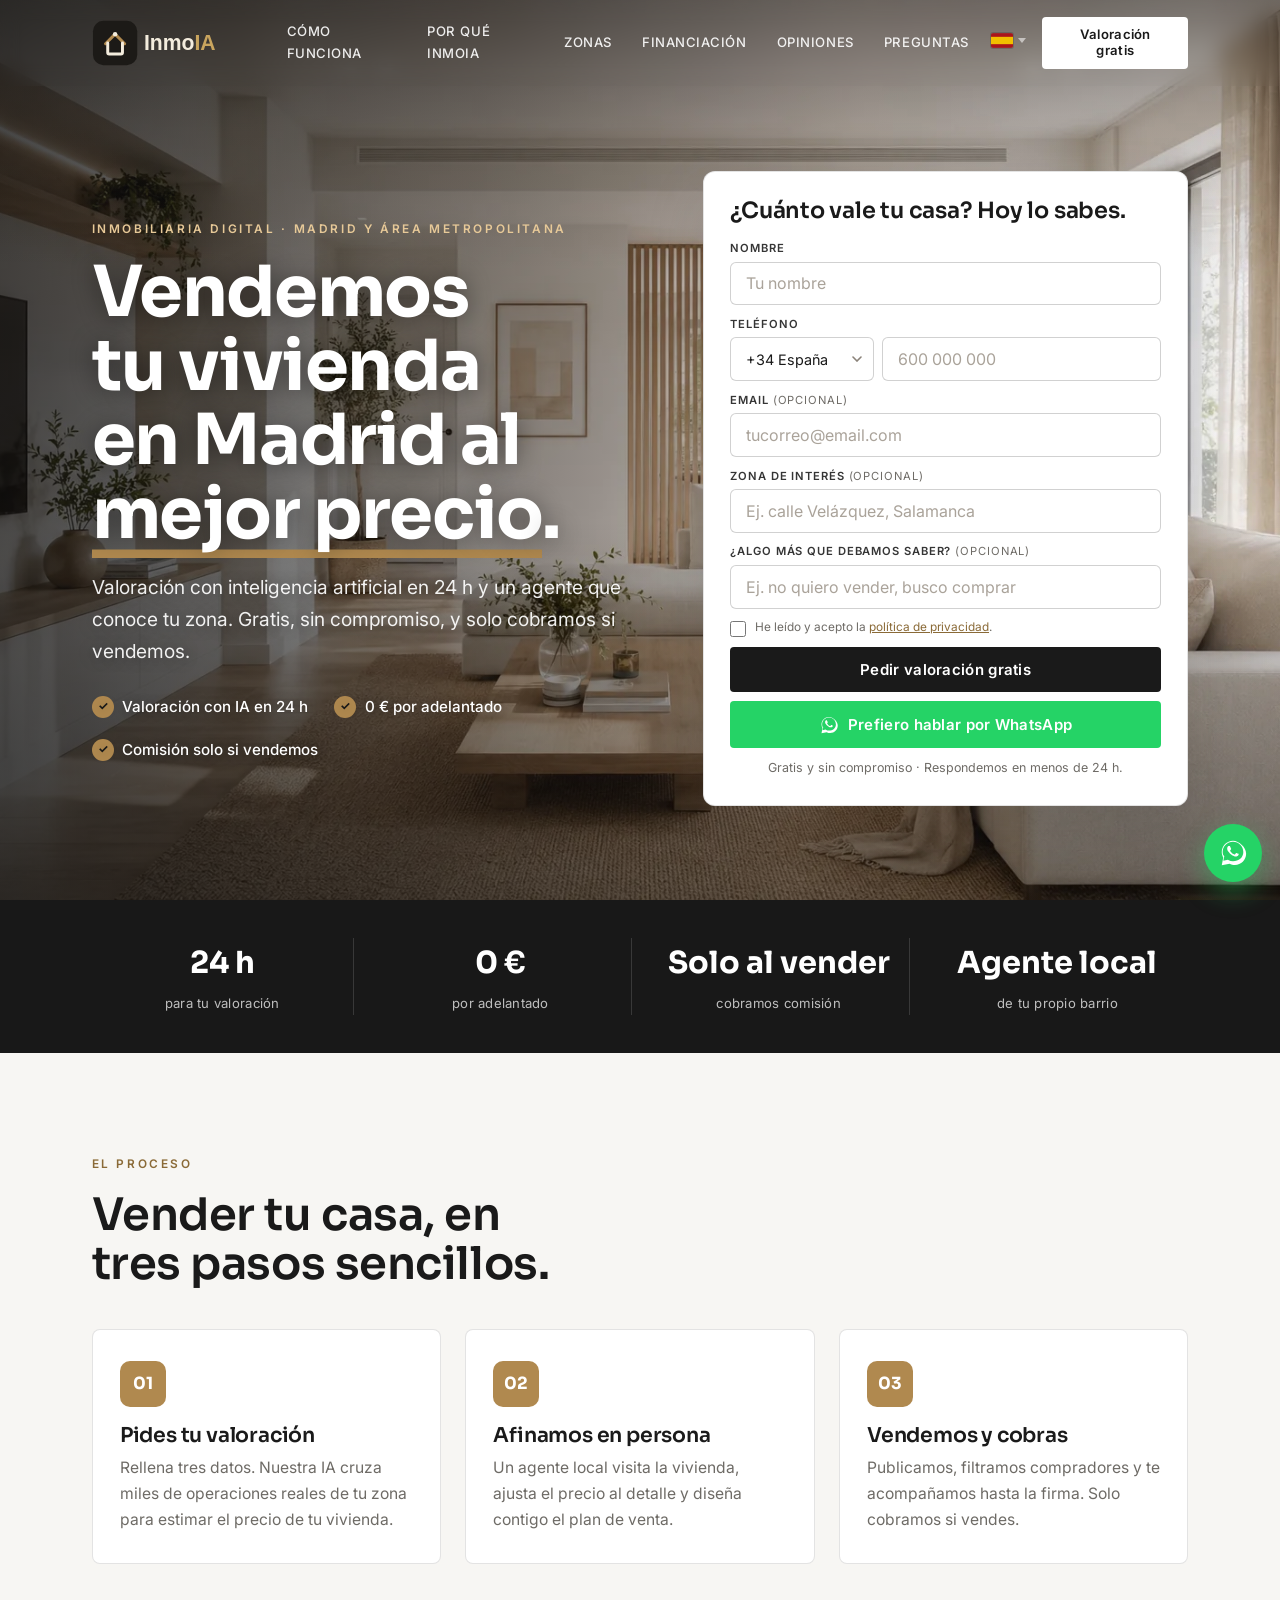
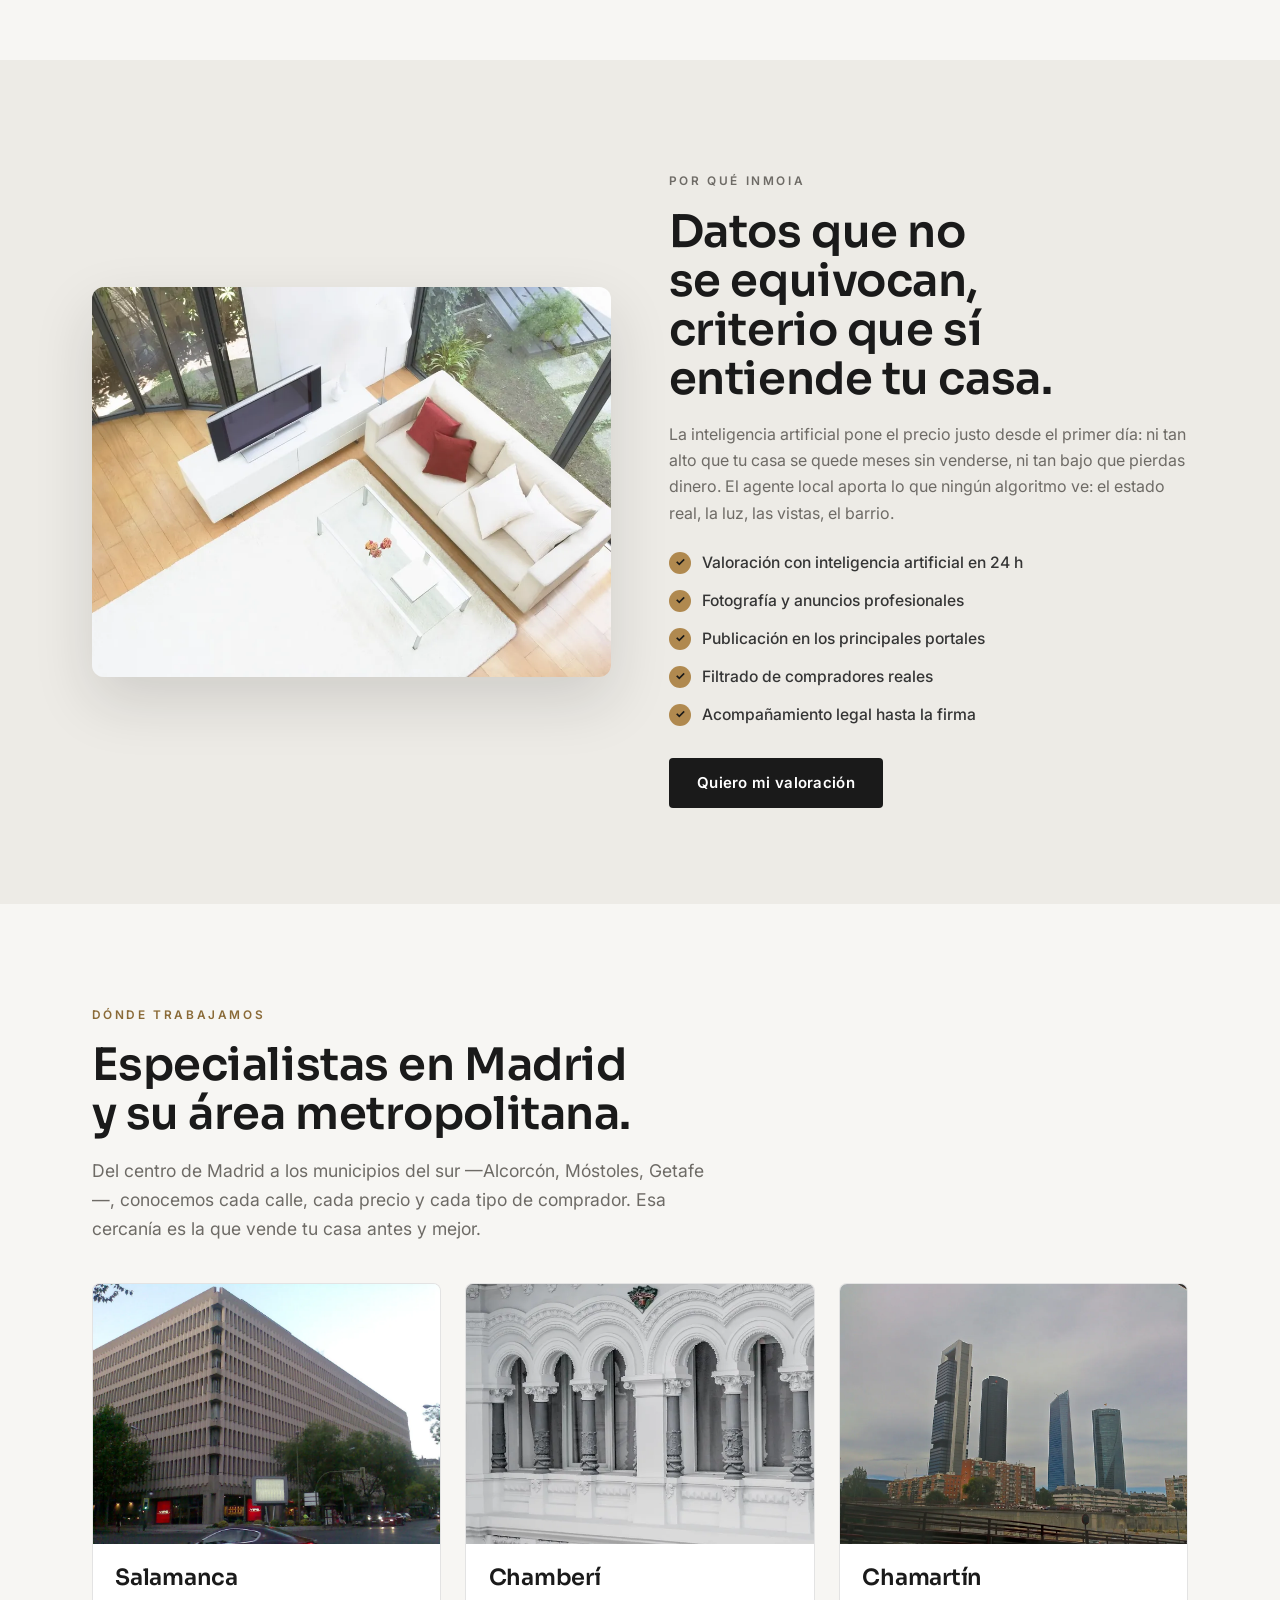
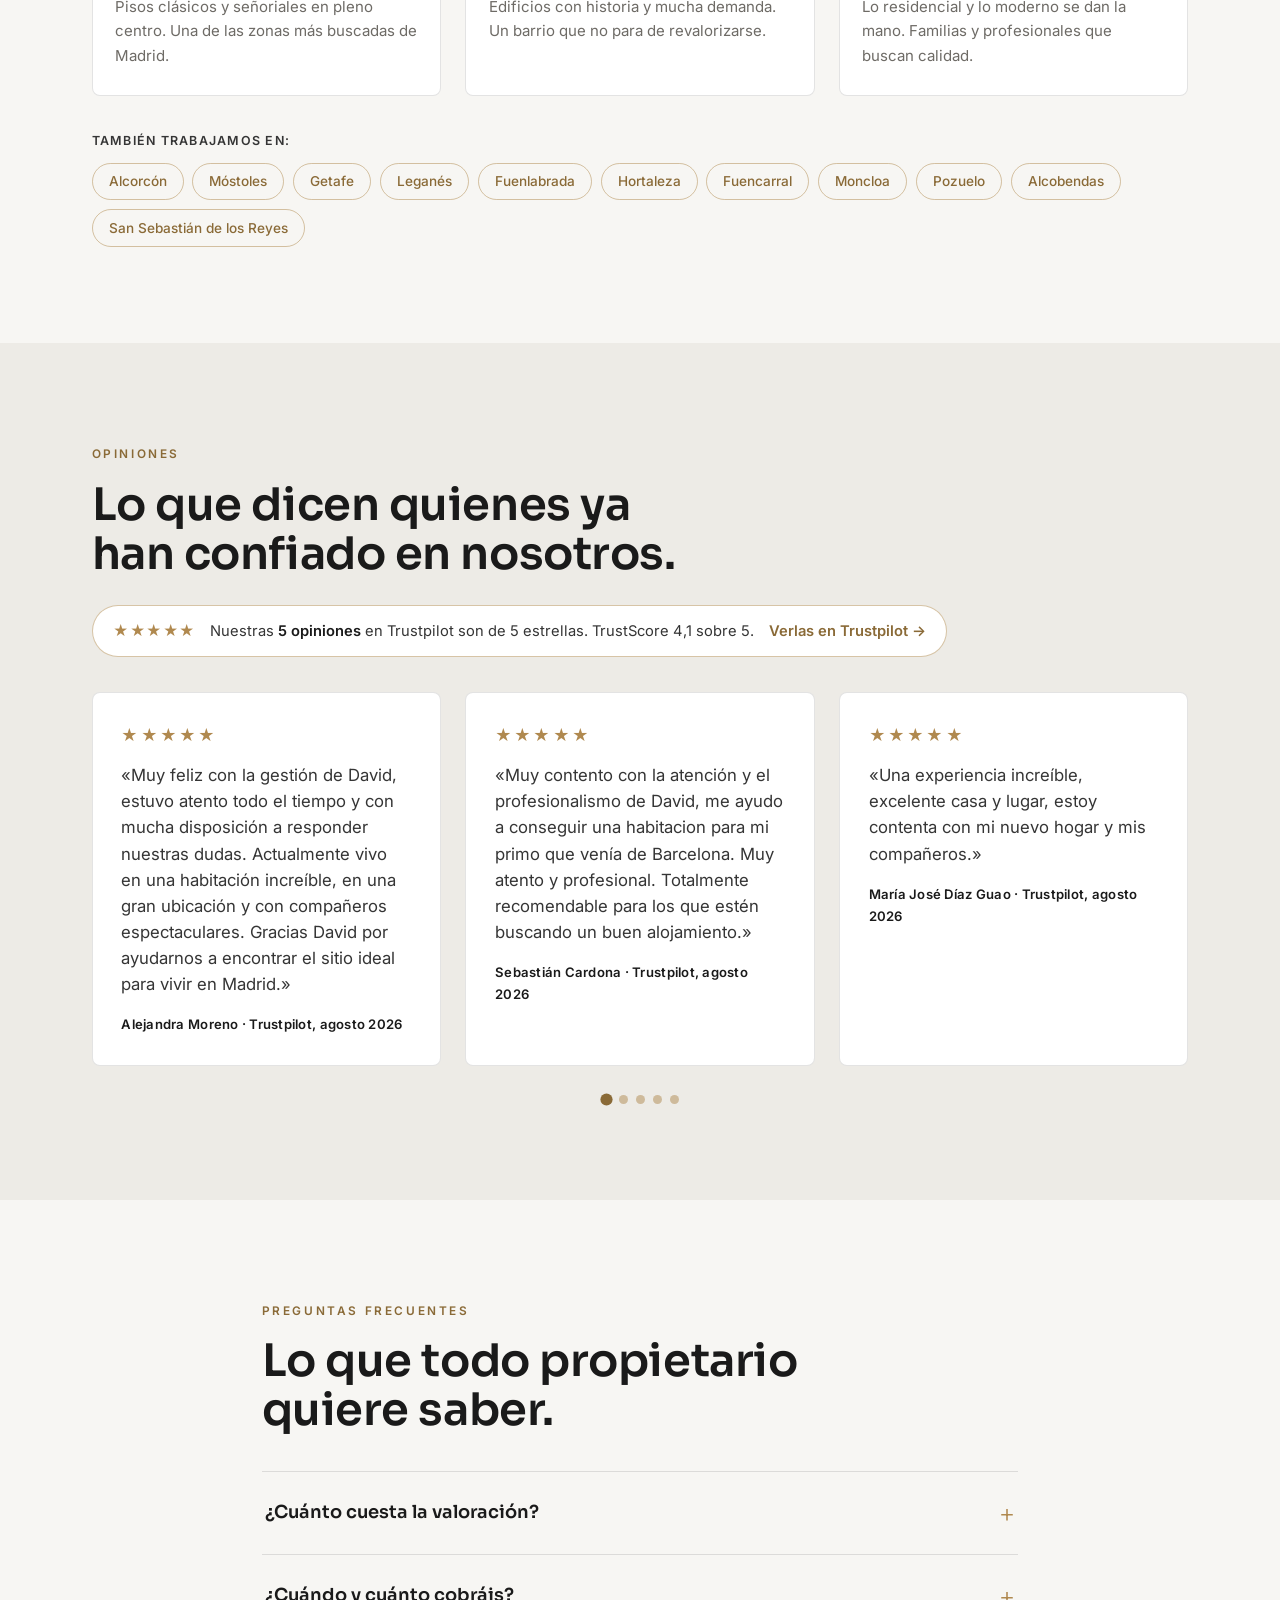
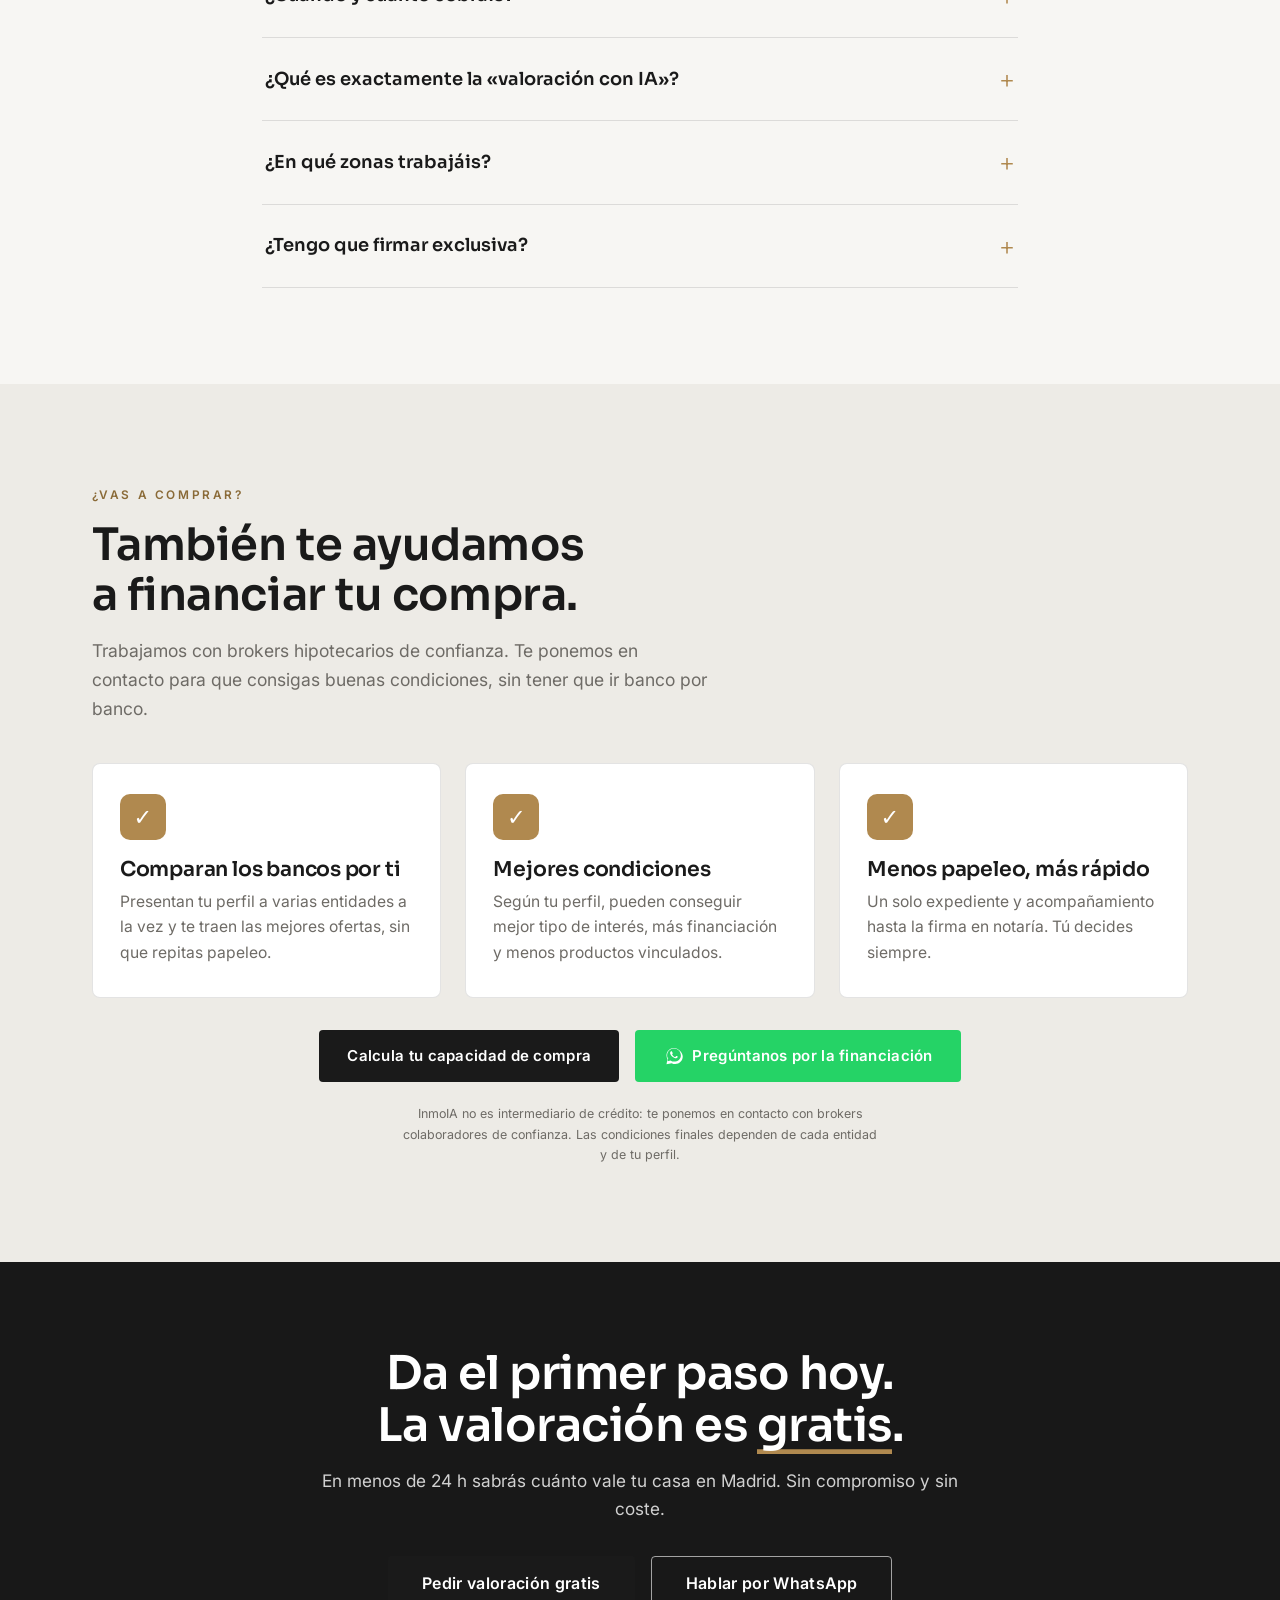
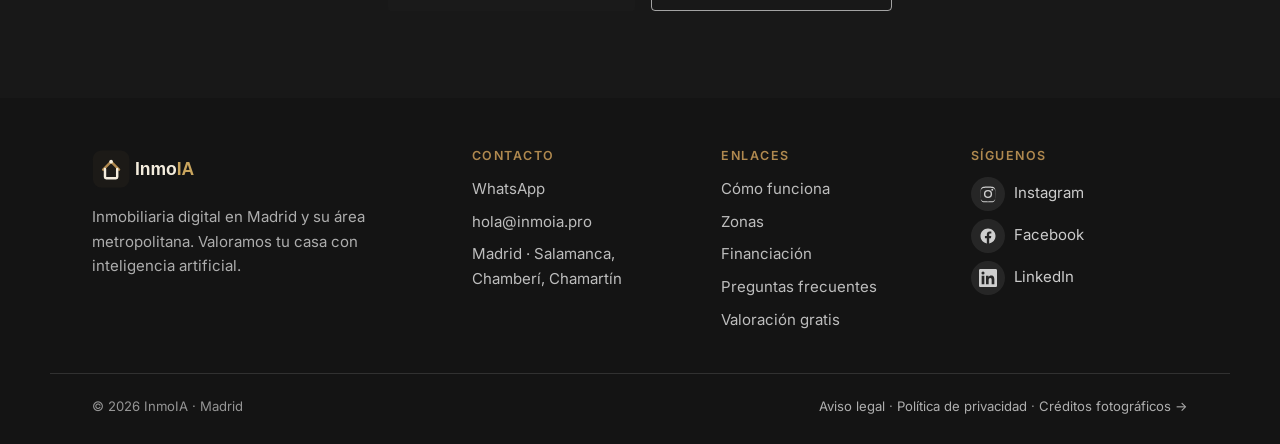
<file: index.html>
<!doctype html>
<html lang="es">
<head>
  <meta charset="utf-8" />
  <meta name="viewport" content="width=device-width, initial-scale=1" />
  <title>InmoIA · Vende tu casa en Madrid con valoración por IA en 24 h</title>
  <meta name="description" content="Inmobiliaria digital en Madrid y su área metropolitana: Salamanca, Chamberí, Chamartín, Hortaleza, Fuencarral, Moncloa, Pozuelo, Alcorcón, Móstoles y Getafe. Valoración de tu vivienda con IA en 24 h, gratis. Solo cobramos si vendemos." />
  <meta name="theme-color" content="#181818" />
  <link rel="canonical" href="https://www.inmoia.pro/" />

  <meta property="og:type" content="website" />
  <meta property="og:title" content="InmoIA · Vende tu casa en Madrid con valoración por IA en 24 h" />
  <meta property="og:description" content="Valoración de tu vivienda con inteligencia artificial en 24 h, gratis. Madrid y su área metropolitana: Salamanca, Chamberí, Chamartín." />
  <meta property="og:locale" content="es_ES" />
  <meta property="og:locale:alternate" content="en_US" />
  <meta property="og:locale:alternate" content="zh_CN" />
  <meta property="og:image" content="assets/img/hero-interior.webp" />

  <link rel="icon" type="image/svg+xml" href="assets/logos/inmoia-icon.svg?v=2" />
  <link rel="preconnect" href="https://fonts.googleapis.com" />
  <link rel="preconnect" href="https://fonts.gstatic.com" crossorigin />
  <link href="https://fonts.googleapis.com/css2?family=Sora:wght@400;500;600;700&family=Inter:wght@400;500;600&display=swap" rel="stylesheet" />

  <link rel="preload" as="image" href="assets/img/hero-interior.webp?v=2" fetchpriority="high" />
  <link rel="stylesheet" href="styles.css?v=20260814" />

  <script type="application/ld+json">
  {
    "@context": "https://schema.org",
    "@type": "RealEstateAgent",
    "name": "InmoIA",
    "description": "Inmobiliaria digital en Madrid y su área metropolitana. Valoración de viviendas con inteligencia artificial en 24 horas.",
    "areaServed": ["Barrio de Salamanca, Madrid", "Chamberí, Madrid", "Chamartín, Madrid", "Hortaleza, Madrid", "Fuencarral, Madrid", "Moncloa, Madrid", "Pozuelo de Alarcón", "La Moraleja", "Alcobendas", "San Sebastián de los Reyes"],
    "address": { "@type": "PostalAddress", "addressLocality": "Madrid", "addressRegion": "Madrid", "addressCountry": "ES" },
    "url": "https://www.inmoia.pro/",
    "priceRange": "Comisión solo al vender",
    "knowsLanguage": ["es", "en", "zh"]
  }
  </script>
</head>
<body>
  <a class="skip-link" href="#valoracion" data-i18n="skip">Saltar al formulario de valoración</a>

  <header class="site-header" data-header>
    <div class="container header-inner">
      <a class="brand" href="#top" aria-label="InmoIA — inicio">
        <img class="brand-logo brand-logo--dark" src="assets/logos/inmoia-logo-casita-dark.svg?v=2" alt="InmoIA" width="186" height="50" />
        <img class="brand-logo brand-logo--light" src="assets/logos/inmoia-logo-casita-light.svg?v=2" alt="InmoIA" width="186" height="50" />
      </a>

      <nav class="nav" data-nav aria-label="Navegación principal">
        <a href="#como-funciona" data-i18n="nav_como">Cómo funciona</a>
        <a href="#por-que" data-i18n="nav_porque">Por qué InmoIA</a>
        <a href="#zonas" data-i18n="nav_zonas">Zonas</a>
        <a href="#financiacion" data-i18n="nav_financiacion">Financiación</a>
        <a href="#opiniones" data-i18n="nav_opiniones">Opiniones</a>
        <a href="#faq" data-i18n="nav_faq">Preguntas</a>
      </nav>

      <div class="header-right">
        <div class="lang-switch" data-lang-switch role="group" aria-label="Idioma / Language">
          <button type="button" class="lang-toggle" data-lang-toggle aria-haspopup="true" aria-expanded="false" aria-label="Cambiar idioma">
            <img class="lang-flag" data-lang-current src="assets/flags/es.svg" alt="ES" width="22" height="15" />
            <span class="lang-caret" aria-hidden="true"></span>
          </button>
          <div class="lang-menu" role="menu">
            <button type="button" class="lang-btn is-active" data-lang="es" aria-label="Español"><img src="assets/flags/es.svg" alt="ES" width="22" height="15" /></button>
            <button type="button" class="lang-btn" data-lang="en" aria-label="English"><img src="assets/flags/en.svg" alt="EN" width="22" height="15" /></button>
            <button type="button" class="lang-btn" data-lang="zh" aria-label="中文"><img src="assets/flags/zh.svg" alt="ZH" width="22" height="15" /></button>
          </div>
        </div>
        <a class="btn btn-primary header-cta" href="#valoracion" data-i18n="cta_header">Valoración gratis</a>
        <button class="nav-toggle" data-nav-toggle aria-label="Abrir menú" aria-expanded="false">
          <span></span><span></span><span></span>
        </button>
      </div>
    </div>
  </header>

  <main id="top">

    <!-- HERO -->
    <section class="hero" id="inicio">
      <img class="hero-bg is-active" src="assets/img/hero-interior.webp?v=2" alt="Salón luminoso de una vivienda en Madrid" fetchpriority="high" decoding="async" />
      <img class="hero-bg" src="assets/img/hero-interior-2.webp" alt="" loading="lazy" decoding="async" />
      <img class="hero-bg" src="assets/img/hero-interior-3.webp" alt="" loading="lazy" decoding="async" />
      <img class="hero-bg" src="assets/img/hero-interior-4.webp" alt="" loading="lazy" decoding="async" />
      <div class="hero-overlay" aria-hidden="true"></div>

      <div class="container hero-grid">
        <div class="hero-copy">
          <p class="eyebrow eyebrow--light" data-i18n="hero_eyebrow">Inmobiliaria digital · Madrid y área metropolitana</p>
          <h1 class="hero-title" data-i18n="hero_title">Vendemos tu vivienda en Madrid al <em>mejor precio</em>.</h1>
          <p class="hero-sub" data-i18n="hero_sub">Valoración con inteligencia artificial en 24 h y un agente que conoce tu zona. Gratis, sin compromiso, y solo cobramos si vendemos.</p>
          <ul class="hero-points">
            <li><span class="tick" aria-hidden="true">✓</span> <span data-i18n="hero_p1">Valoración con IA en 24 h</span></li>
            <li><span class="tick" aria-hidden="true">✓</span> <span data-i18n="hero_p2">0 € por adelantado</span></li>
            <li><span class="tick" aria-hidden="true">✓</span> <span data-i18n="hero_p3">Comisión solo si vendemos</span></li>
          </ul>
        </div>

        <!-- FORM CARD -->
        <div class="form-card" id="valoracion">
          <h2 class="form-title" data-i18n="form_title">¿Cuánto vale tu casa? Hoy lo sabes.</h2>
          <form class="lead-form" data-lead-form action="https://api.web3forms.com/submit" method="POST" novalidate>
            <input type="hidden" name="access_key" value="78cc6c0b-3f62-4af2-9c9b-87c10407bdb9" />
            <input type="hidden" name="subject" value="Nueva solicitud de valoración · InmoIA" />
            <input type="hidden" name="from_name" value="Web de InmoIA" />
            <input type="checkbox" name="botcheck" class="hp" tabindex="-1" autocomplete="off" aria-hidden="true" />
            <label>
              <span data-i18n="f_nombre">Nombre</span>
              <input type="text" name="nombre" autocomplete="name" required placeholder="Tu nombre" data-i18n-ph="ph_nombre" />
            </label>
            <!-- Teléfono: prefijo + número. Van en dos controles, así que la etiqueta
                 se asocia con for/id (no vale el <label> envolvente del resto).
                 El prefijo se envía como campo "prefijo" y main.js lo antepone al
                 número en el mensaje de respaldo de WhatsApp. -->
            <div class="field">
              <label class="field-label" for="lf-telefono" data-i18n="f_telefono">Teléfono</label>
              <div class="tel-group">
                <select class="tel-prefix" name="prefijo" id="lf-prefijo" aria-label="Prefijo del país" data-i18n-al="f_prefijo">
                  <option value="+34" selected>+34 España</option>
                  <option value="+351">+351 Portugal</option>
                  <option value="+33">+33 Francia</option>
                  <option value="+39">+39 Italia</option>
                  <option value="+49">+49 Alemania</option>
                  <option value="+44">+44 R. Unido</option>
                  <option value="+353">+353 Irlanda</option>
                  <option value="+31">+31 P. Bajos</option>
                  <option value="+32">+32 Bélgica</option>
                  <option value="+41">+41 Suiza</option>
                  <option value="+40">+40 Rumanía</option>
                  <option value="+48">+48 Polonia</option>
                  <option value="+380">+380 Ucrania</option>
                  <option value="+7">+7 Rusia</option>
                  <option value="+212">+212 Marruecos</option>
                  <option value="+1">+1 EE.UU./Can.</option>
                  <option value="+52">+52 México</option>
                  <option value="+57">+57 Colombia</option>
                  <option value="+58">+58 Venezuela</option>
                  <option value="+51">+51 Perú</option>
                  <option value="+593">+593 Ecuador</option>
                  <option value="+54">+54 Argentina</option>
                  <option value="+56">+56 Chile</option>
                  <option value="+591">+591 Bolivia</option>
                  <option value="+595">+595 Paraguay</option>
                  <option value="+598">+598 Uruguay</option>
                  <option value="+55">+55 Brasil</option>
                  <option value="+86">+86 China</option>
                  <option value="+91">+91 India</option>
                  <option value="+92">+92 Pakistán</option>
                </select>
                <input type="tel" name="telefono" id="lf-telefono" autocomplete="tel" required placeholder="600 000 000" />
              </div>
            </div>
            <label>
              <span><span data-i18n="f_email">Email</span> <span class="opt" data-i18n="f_opcional">(opcional)</span></span>
              <input type="email" name="email" autocomplete="email" placeholder="tucorreo@email.com" data-i18n-ph="ph_email" />
            </label>
            <!-- Opcional a propósito: el formulario también lo usa gente que viene a
                 comprar o a alquilar, y "dirección de la vivienda" no les encaja.
                 Obligatorios quedan solo nombre, teléfono y privacidad. -->
            <label>
              <span><span data-i18n="f_zona">Zona de interés</span> <span class="opt" data-i18n="f_opcional">(opcional)</span></span>
              <input type="text" name="zona" placeholder="Ej. calle Velázquez, Salamanca" data-i18n-ph="ph_zona" />
            </label>
            <!-- Campo libre: sirve para quien no viene a vender (compradores,
                 alquiler, herencias...). Opcional a propósito: cada campo
                 obligatorio de más baja la conversión del formulario. -->
            <label>
              <span><span data-i18n="f_mensaje">¿Algo más que debamos saber?</span> <span class="opt" data-i18n="f_opcional">(opcional)</span></span>
              <input type="text" name="mensaje" placeholder="Ej. no quiero vender, busco comprar" data-i18n-ph="ph_mensaje" />
            </label>
            <label class="check">
              <input type="checkbox" name="privacidad" required />
              <span data-i18n="check">He leído y acepto la <a href="privacidad.html" target="_blank" rel="noopener">política de privacidad</a>.</span>
            </label>
            <button type="submit" class="btn btn-primary btn-block" data-i18n="btn_pedir">Pedir valoración gratis</button>
            <a class="btn btn-whatsapp btn-block" data-wa-link href="#" rel="noopener">
              <svg class="wa-ico" viewBox="0 0 32 32" width="20" height="20" fill="currentColor" aria-hidden="true"><path d="M16 3C9.4 3 4 8.4 4 15c0 2.1.6 4.1 1.6 5.9L4 29l8.3-1.6c1.7.9 3.6 1.4 5.7 1.4 6.6 0 12-5.4 12-12S22.6 3 16 3zm0 21.8c-1.8 0-3.5-.5-5-1.4l-.4-.2-4.9 1 1-4.8-.3-.4C5.5 18.8 5 16.9 5 15 5 9 9.9 4.1 16 4.1S27 9 27 15 22.1 24.8 16 24.8zm6-7.6c-.3-.2-1.9-1-2.2-1.1-.3-.1-.5-.2-.7.2-.2.3-.8 1-1 1.2-.2.2-.4.2-.7.1-.3-.2-1.4-.5-2.6-1.6-1-.9-1.6-1.9-1.8-2.3-.2-.3 0-.5.1-.7.1-.1.3-.4.5-.6.1-.2.2-.3.3-.5.1-.2 0-.4 0-.6 0-.2-.7-1.7-1-2.3-.3-.6-.5-.5-.7-.5h-.6c-.2 0-.5.1-.8.4-.3.3-1 1-1 2.5s1.1 2.9 1.2 3.1c.2.2 2.1 3.2 5.1 4.5.7.3 1.3.5 1.7.6.7.2 1.4.2 1.9.1.6-.1 1.9-.8 2.1-1.5.3-.7.3-1.4.2-1.5-.1-.2-.3-.2-.6-.4z"/></svg> <span data-i18n="btn_whatsapp">Prefiero hablar por WhatsApp</span>
            </a>
            <p class="form-foot" data-i18n="form_foot">Gratis y sin compromiso · Respondemos en menos de 24 h.</p>
            <p class="form-success" data-form-success hidden data-i18n="form_success">¡Gracias! Te contactamos enseguida. Si quieres acelerar, escríbenos por WhatsApp.</p>
          </form>
        </div>
      </div>
    </section>

    <!-- STATS BAND -->
    <section class="stats" aria-label="Garantías">
      <div class="container stats-row">
        <div class="stat reveal"><strong>24 h</strong><span data-i18n="stat1_t">para tu valoración</span></div>
        <div class="stat reveal"><strong>0 €</strong><span data-i18n="stat2_t">por adelantado</span></div>
        <div class="stat reveal"><strong data-i18n="stat3_n">Solo al vender</strong><span data-i18n="stat3_t">cobramos comisión</span></div>
        <div class="stat reveal"><strong data-i18n="stat4_n">Agente local</strong><span data-i18n="stat4_t">de tu propio barrio</span></div>
      </div>
    </section>

    <!-- CÓMO FUNCIONA -->
    <section class="section" id="como-funciona">
      <div class="container">
        <p class="eyebrow" data-i18n="proc_eyebrow">El proceso</p>
        <h2 class="section-title reveal" data-i18n="proc_title">Vender tu casa, en tres pasos sencillos.</h2>
        <div class="steps">
          <article class="step reveal">
            <span class="step-num">01</span>
            <h3 data-i18n="step1_h">Pides tu valoración</h3>
            <p data-i18n="step1_p">Rellena tres datos. Nuestra IA cruza miles de operaciones reales de tu zona para estimar el precio de tu vivienda.</p>
          </article>
          <article class="step reveal">
            <span class="step-num">02</span>
            <h3 data-i18n="step2_h">Afinamos en persona</h3>
            <p data-i18n="step2_p">Un agente local visita la vivienda, ajusta el precio al detalle y diseña contigo el plan de venta.</p>
          </article>
          <article class="step reveal">
            <span class="step-num">03</span>
            <h3 data-i18n="step3_h">Vendemos y cobras</h3>
            <p data-i18n="step3_p">Publicamos, filtramos compradores y te acompañamos hasta la firma. Solo cobramos si vendes.</p>
          </article>
        </div>
      </div>
    </section>

    <!-- POR QUÉ INMOIA -->
    <section class="section section--alt" id="por-que">
      <div class="container split">
        <div class="split-media reveal">
          <img src="assets/img/interior.webp" alt="Salón amplio y luminoso de una vivienda" loading="lazy" decoding="async" />
        </div>
        <div class="split-copy">
          <p class="eyebrow" data-i18n="why_eyebrow">Por qué InmoIA</p>
          <h2 class="section-title reveal" data-i18n="why_title">Datos que no se equivocan, criterio que sí entiende tu casa.</h2>
          <p class="reveal" data-i18n="why_p">La inteligencia artificial pone el precio justo desde el primer día: ni tan alto que tu casa se quede meses sin venderse, ni tan bajo que pierdas dinero. El agente local aporta lo que ningún algoritmo ve: el estado real, la luz, las vistas, el barrio.</p>
          <ul class="feature-list">
            <li class="reveal"><span class="tick" aria-hidden="true">✓</span> <span data-i18n="why_f1">Valoración con inteligencia artificial en 24 h</span></li>
            <li class="reveal"><span class="tick" aria-hidden="true">✓</span> <span data-i18n="why_f2">Fotografía y anuncios profesionales</span></li>
            <li class="reveal"><span class="tick" aria-hidden="true">✓</span> <span data-i18n="why_f3">Publicación en los principales portales</span></li>
            <li class="reveal"><span class="tick" aria-hidden="true">✓</span> <span data-i18n="why_f4">Filtrado de compradores reales</span></li>
            <li class="reveal"><span class="tick" aria-hidden="true">✓</span> <span data-i18n="why_f5">Acompañamiento legal hasta la firma</span></li>
          </ul>
          <a class="btn btn-primary" href="#valoracion" data-i18n="why_btn">Quiero mi valoración</a>
        </div>
      </div>
    </section>

    <!-- ZONAS -->
    <section class="section" id="zonas">
      <div class="container">
        <p class="eyebrow" data-i18n="zonas_eyebrow">Dónde trabajamos</p>
        <h2 class="section-title reveal" data-i18n="zonas_title">Especialistas en Madrid y su área metropolitana.</h2>
        <p class="section-lead reveal" data-i18n="zonas_lead">Del centro de Madrid a los municipios del sur —Alcorcón, Móstoles, Getafe—, conocemos cada calle, cada precio y cada tipo de comprador. Esa cercanía es la que vende tu casa antes y mejor.</p>
        <div class="zonas-grid">
          <article class="zona-card reveal">
            <img src="assets/img/zona-salamanca.webp" alt="Edificio señorial en el barrio de Salamanca, Madrid" loading="lazy" decoding="async" />
            <div class="zona-body">
              <h3>Salamanca</h3>
              <p data-i18n="zona1_p">Pisos clásicos y señoriales en pleno centro. Una de las zonas más buscadas de Madrid.</p>
            </div>
          </article>
          <article class="zona-card reveal">
            <img src="assets/img/zona-chamberi.webp" alt="Fachada clásica con balcones en Chamberí, Madrid" loading="lazy" decoding="async" />
            <div class="zona-body">
              <h3>Chamberí</h3>
              <p data-i18n="zona2_p">Edificios con historia y mucha demanda. Un barrio que no para de revalorizarse.</p>
            </div>
          </article>
          <article class="zona-card reveal">
            <img src="assets/img/zona-chamartin.webp" alt="Avenida y torres modernas en Chamartín, Madrid" loading="lazy" decoding="async" />
            <div class="zona-body">
              <h3>Chamartín</h3>
              <p data-i18n="zona3_p">Lo residencial y lo moderno se dan la mano. Familias y profesionales que buscan calidad.</p>
            </div>
          </article>
        </div>

        <div class="zonas-extra reveal">
          <span class="zonas-extra-label" data-i18n="zonas_extra">También trabajamos en:</span>
          <ul class="chips">
            <li>Alcorcón</li>
            <li>Móstoles</li>
            <li>Getafe</li>
            <li>Leganés</li>
            <li>Fuenlabrada</li>
            <li>Hortaleza</li>
            <li>Fuencarral</li>
            <li>Moncloa</li>
            <li>Pozuelo</li>
            <li>Alcobendas</li>
            <li>San Sebastián de los Reyes</li>
          </ul>
        </div>
      </div>
    </section>

    <!-- ============================================================
         OPINIONES — reseñas REALES de Trustpilot (perfil inmoia.pro)

         ⚠️ NO inventes ni edites el contenido de estas opiniones.
         Los textos son literales de Trustpilot (typos incluidos) y
         cada tarjeta enlaza al perfil público para que se puedan
         verificar. Publicar reseñas ficticias es infracción de la Ley
         de Competencia Desleal (RDL 24/2021, Directiva Ómnibus).

         Rotador: main.js → initTestimonials(). Muestra 3 tarjetas en
         escritorio (2 en tablet, 1 en móvil) y va rotando entre las 5.
         Para añadir una reseña nueva: duplica un <figure class="testi">
         con data-testi y añade testiN_q / testiN_c en i18n.js (es/en/zh).
         Si alguna no fuese de 5 estrellas, ajusta ★ y el aria-label.
    -->
    <section class="section section--alt" id="opiniones">
      <div class="container">
        <p class="eyebrow" data-i18n="op_eyebrow">Opiniones</p>
        <h2 class="section-title reveal" data-i18n="op_title">Lo que dicen quienes ya han confiado en nosotros.</h2>

        <a class="tp-bar reveal" href="https://www.trustpilot.com/review/inmoia.pro" target="_blank" rel="noopener noreferrer">
          <span class="tp-bar__stars" aria-hidden="true">★★★★★</span>
          <span class="tp-bar__txt" data-i18n="op_tp_txt">Nuestras <strong>5 opiniones</strong> en Trustpilot son de 5 estrellas. TrustScore 4,1 sobre 5.</span>
          <span class="tp-bar__cta" data-i18n="op_tp_cta">Verlas en Trustpilot</span>
        </a>

        <div class="testi-rotator reveal">
          <div class="testi-grid" data-testi-track>
            <figure class="testi" data-testi>
              <div class="stars" aria-label="5 sobre 5">★★★★★</div>
              <blockquote data-i18n="testi1_q">«Muy feliz con la gestión de David, estuvo atento todo el tiempo y con mucha disposición a responder nuestras dudas. Actualmente vivo en una habitación increíble, en una gran ubicación y con compañeros espectaculares. Gracias David por ayudarnos a encontrar el sitio ideal para vivir en Madrid.»</blockquote>
              <figcaption data-i18n="testi1_c">Alejandra Moreno · Trustpilot, agosto 2026</figcaption>
            </figure>
            <figure class="testi" data-testi>
              <div class="stars" aria-label="5 sobre 5">★★★★★</div>
              <blockquote data-i18n="testi2_q">«Muy contento con la atención y el profesionalismo de David, me ayudo a conseguir una habitacion para mi primo que venía de Barcelona. Muy atento y profesional. Totalmente recomendable para los que estén buscando un buen alojamiento.»</blockquote>
              <figcaption data-i18n="testi2_c">Sebastián Cardona · Trustpilot, agosto 2026</figcaption>
            </figure>
            <figure class="testi" data-testi>
              <div class="stars" aria-label="5 sobre 5">★★★★★</div>
              <blockquote data-i18n="testi3_q">«Una experiencia increíble, excelente casa y lugar, estoy contenta con mi nuevo hogar y mis compañeros.»</blockquote>
              <figcaption data-i18n="testi3_c">María José Díaz Guao · Trustpilot, agosto 2026</figcaption>
            </figure>
            <figure class="testi" data-testi>
              <div class="stars" aria-label="5 sobre 5">★★★★★</div>
              <blockquote data-i18n="testi4_q">«David es un profesional confiable y desde el primer momento me ayudó con todas las dudas que tenía sobre el piso que alquilé.»</blockquote>
              <figcaption data-i18n="testi4_c">Leonardo Alonso · Trustpilot, agosto 2026</figcaption>
            </figure>
            <figure class="testi" data-testi>
              <div class="stars" aria-label="5 sobre 5">★★★★★</div>
              <blockquote data-i18n="testi5_q">«Sin duda la mejor inmobiliaria, ahora vivo en un buen lugar y muy tranquilo, estoy muy a gusto.»</blockquote>
              <figcaption data-i18n="testi5_c">Kami Luna · Trustpilot, agosto 2026</figcaption>
            </figure>
          </div>
          <div class="testi-dots" data-testi-dots></div>
        </div>
      </div>
    </section>

    <!-- FAQ -->
    <section class="section" id="faq">
      <div class="container faq-wrap">
        <p class="eyebrow" data-i18n="faq_eyebrow">Preguntas frecuentes</p>
        <h2 class="section-title reveal" data-i18n="faq_title">Lo que todo propietario quiere saber.</h2>
        <div class="faq">
          <details>
            <summary data-i18n="faq1_q">¿Cuánto cuesta la valoración?</summary>
            <p data-i18n="faq1_a">Nada. Es totalmente gratuita y sin ningún compromiso. Te damos una primera estimación con IA en 24 h y, si quieres, la afinamos con una visita.</p>
          </details>
          <details>
            <summary data-i18n="faq2_q">¿Cuándo y cuánto cobráis?</summary>
            <p data-i18n="faq2_a">Solo cobramos si vendemos tu vivienda: una comisión sobre el precio final de venta. Cero euros por adelantado y cero riesgo para ti.</p>
          </details>
          <details>
            <summary data-i18n="faq3_q">¿Qué es exactamente la «valoración con IA»?</summary>
            <p data-i18n="faq3_a">Un modelo que analiza operaciones reales y las características de tu vivienda para estimar su precio de mercado. Después, un agente local lo ajusta en persona.</p>
          </details>
          <details>
            <summary data-i18n="faq4_q">¿En qué zonas trabajáis?</summary>
            <p data-i18n="faq4_a">En Madrid y su área metropolitana: Salamanca, Chamberí, Chamartín, Alcorcón, Móstoles, Getafe y alrededores. Si tu vivienda está cerca, escríbenos igualmente.</p>
          </details>
          <details>
            <summary data-i18n="faq5_q">¿Tengo que firmar exclusiva?</summary>
            <p data-i18n="faq5_a">Te explicamos todas las opciones. La exclusiva nos permite invertir más en vender tu casa (fotos, campaña, portales), pero la decisión siempre es tuya.</p>
          </details>
        </div>
      </div>
    </section>

    <!-- FINANCIACIÓN (compradores) -->
    <section class="section section--alt" id="financiacion">
      <div class="container">
        <p class="eyebrow" data-i18n="fin_eyebrow">¿Vas a comprar?</p>
        <h2 class="section-title reveal" data-i18n="fin_title">También te ayudamos a financiar tu compra.</h2>
        <p class="section-lead reveal" data-i18n="fin_lead">Trabajamos con brokers hipotecarios de confianza. Te ponemos en contacto para que consigas buenas condiciones, sin tener que ir banco por banco.</p>
        <div class="steps">
          <article class="step reveal">
            <span class="step-num" aria-hidden="true">✓</span>
            <h3 data-i18n="fin_f1_h">Comparan los bancos por ti</h3>
            <p data-i18n="fin_f1_p">Presentan tu perfil a varias entidades a la vez y te traen las mejores ofertas, sin que repitas papeleo.</p>
          </article>
          <article class="step reveal">
            <span class="step-num" aria-hidden="true">✓</span>
            <h3 data-i18n="fin_f2_h">Mejores condiciones</h3>
            <p data-i18n="fin_f2_p">Según tu perfil, pueden conseguir mejor tipo de interés, más financiación y menos productos vinculados.</p>
          </article>
          <article class="step reveal">
            <span class="step-num" aria-hidden="true">✓</span>
            <h3 data-i18n="fin_f3_h">Menos papeleo, más rápido</h3>
            <p data-i18n="fin_f3_p">Un solo expediente y acompañamiento hasta la firma en notaría. Tú decides siempre.</p>
          </article>
        </div>
        <div class="cta-actions">
          <a class="btn btn-primary" href="calculadora.html" data-i18n="calc_link">Calcula tu capacidad de compra</a>
          <a class="btn btn-whatsapp" data-wa-link data-wa-text="Hola InmoIA 👋 Voy a comprar vivienda en Madrid y me gustaría que me pongáis en contacto con un broker hipotecario." href="#" rel="noopener">
            <svg class="wa-ico" viewBox="0 0 32 32" width="20" height="20" fill="currentColor" aria-hidden="true"><path d="M16 3C9.4 3 4 8.4 4 15c0 2.1.6 4.1 1.6 5.9L4 29l8.3-1.6c1.7.9 3.6 1.4 5.7 1.4 6.6 0 12-5.4 12-12S22.6 3 16 3zm0 21.8c-1.8 0-3.5-.5-5-1.4l-.4-.2-4.9 1 1-4.8-.3-.4C5.5 18.8 5 16.9 5 15 5 9 9.9 4.1 16 4.1S27 9 27 15 22.1 24.8 16 24.8zm6-7.6c-.3-.2-1.9-1-2.2-1.1-.3-.1-.5-.2-.7.2-.2.3-.8 1-1 1.2-.2.2-.4.2-.7.1-.3-.2-1.4-.5-2.6-1.6-1-.9-1.6-1.9-1.8-2.3-.2-.3 0-.5.1-.7.1-.1.3-.4.5-.6.1-.2.2-.3.3-.5.1-.2 0-.4 0-.6 0-.2-.7-1.7-1-2.3-.3-.6-.5-.5-.7-.5h-.6c-.2 0-.5.1-.8.4-.3.3-1 1-1 2.5s1.1 2.9 1.2 3.1c.2.2 2.1 3.2 5.1 4.5.7.3 1.3.5 1.7.6.7.2 1.4.2 1.9.1.6-.1 1.9-.8 2.1-1.5.3-.7.3-1.4.2-1.5-.1-.2-.3-.2-.6-.4z"/></svg> <span data-i18n="fin_btn">Pregúntanos por la financiación</span>
          </a>
        </div>
        <p class="form-foot reveal fin-note" data-i18n="fin_note">InmoIA no es intermediario de crédito: te ponemos en contacto con brokers colaboradores de confianza. Las condiciones finales dependen de cada entidad y de tu perfil.</p>
      </div>
    </section>

    <!-- CTA FINAL -->
    <section class="cta-final" id="contacto">
      <div class="container cta-inner reveal">
        <h2 data-i18n="cta_title">Da el primer paso hoy. La valoración es <em>gratis</em>.</h2>
        <p data-i18n="cta_p">En menos de 24 h sabrás cuánto vale tu casa en Madrid. Sin compromiso y sin coste.</p>
        <div class="cta-actions">
          <a class="btn btn-primary btn-lg" href="#valoracion" data-i18n="cta_btn1">Pedir valoración gratis</a>
          <a class="btn btn-ghost btn-lg" data-wa-link href="#" rel="noopener" data-i18n="cta_btn2">Hablar por WhatsApp</a>
        </div>
      </div>
    </section>
  </main>

  <footer class="site-footer">
    <div class="container footer-grid">
      <div>
        <img class="footer-logo" src="assets/logos/inmoia-logo-casita-light.svg?v=2" alt="InmoIA" width="150" height="40" />
        <p class="footer-tag" data-i18n="foot_tag">Inmobiliaria digital en Madrid y su área metropolitana. Valoramos tu casa con inteligencia artificial.</p>
      </div>
      <div class="footer-col">
        <h4 data-i18n="foot_contacto">Contacto</h4>
        <p><a data-wa-link href="#" rel="noopener">WhatsApp</a></p>
        <p><a href="mailto:hola@inmoia.pro">hola@inmoia.pro</a></p>
        <p data-i18n="foot_madrid">Madrid · Salamanca, Chamberí, Chamartín</p>
      </div>
      <div class="footer-col">
        <h4 data-i18n="foot_enlaces">Enlaces</h4>
        <p><a href="#como-funciona" data-i18n="foot_l1">Cómo funciona</a></p>
        <p><a href="#zonas" data-i18n="foot_l2">Zonas</a></p>
        <p><a href="#financiacion" data-i18n="foot_l5">Financiación</a></p>
        <p><a href="#faq" data-i18n="foot_l3">Preguntas frecuentes</a></p>
        <p><a href="#valoracion" data-i18n="foot_l4">Valoración gratis</a></p>
      </div>
      <div class="footer-col">
        <h4 data-i18n="foot_redes">Síguenos</h4>
        <p><a class="social-link" href="https://www.instagram.com/inmoia.pro" target="_blank" rel="noopener" aria-label="Instagram de InmoIA">
          <span class="social-ic"><svg viewBox="0 0 24 24" width="18" height="18" fill="currentColor" aria-hidden="true"><path d="M12 2.16c3.2 0 3.58.01 4.85.07 1.17.05 1.8.25 2.23.41.56.22.96.48 1.38.9.42.42.68.82.9 1.38.16.42.36 1.06.41 2.23.06 1.27.07 1.65.07 4.85s-.01 3.58-.07 4.85c-.05 1.17-.25 1.8-.41 2.23-.22.56-.48.96-.9 1.38-.42.42-.82.68-1.38.9-.42.16-1.06.36-2.23.41-1.27.06-1.65.07-4.85.07s-3.58-.01-4.85-.07c-1.17-.05-1.8-.25-2.23-.41a3.7 3.7 0 0 1-1.38-.9 3.7 3.7 0 0 1-.9-1.38c-.16-.42-.36-1.06-.41-2.23C2.17 15.58 2.16 15.2 2.16 12s.01-3.58.07-4.85c.05-1.17.25-1.8.41-2.23.22-.56.48-.96.9-1.38.42-.42.82-.68 1.38-.9.42-.16 1.06-.36 2.23-.41C8.42 2.17 8.8 2.16 12 2.16zm0 1.62c-3.15 0-3.52.01-4.76.07-1.15.05-1.77.24-2.19.41-.55.21-.94.47-1.35.88-.41.41-.67.8-.88 1.35-.17.42-.36 1.04-.41 2.19-.06 1.24-.07 1.61-.07 4.76s.01 3.52.07 4.76c.05 1.15.24 1.77.41 2.19.21.55.47.94.88 1.35.41.41.8.67 1.35.88.42.17 1.04.36 2.19.41 1.24.06 1.61.07 4.76.07s3.52-.01 4.76-.07c1.15-.05 1.77-.24 2.19-.41.55-.21.94-.47 1.35-.88.41-.41.67-.8.88-1.35.17-.42.36-1.04.41-2.19.06-1.24.07-1.61.07-4.76s-.01-3.52-.07-4.76c-.05-1.15-.24-1.77-.41-2.19a3.6 3.6 0 0 0-.88-1.35 3.6 3.6 0 0 0-1.35-.88c-.42-.17-1.04-.36-2.19-.41-1.24-.06-1.61-.07-4.76-.07zm0 2.76a5.46 5.46 0 1 0 0 10.92 5.46 5.46 0 0 0 0-10.92zm0 9a3.54 3.54 0 1 1 0-7.08 3.54 3.54 0 0 1 0 7.08zm6.95-9.22a1.28 1.28 0 1 1-2.55 0 1.28 1.28 0 0 1 2.55 0z"/></svg></span>
          <span>Instagram</span>
        </a></p>
        <p><a class="social-link" href="https://www.facebook.com/profile.php?id=61591305238787" target="_blank" rel="noopener" aria-label="Facebook de InmoIA">
          <span class="social-ic"><svg viewBox="0 0 24 24" width="18" height="18" fill="currentColor" aria-hidden="true"><path d="M22 12.06C22 6.5 17.52 2 12 2S2 6.5 2 12.06c0 5 3.66 9.15 8.44 9.94v-7.03H7.9v-2.91h2.54V9.85c0-2.52 1.49-3.91 3.78-3.91 1.1 0 2.24.2 2.24.2v2.47h-1.26c-1.24 0-1.63.78-1.63 1.57v1.88h2.78l-.44 2.91h-2.34V22c4.78-.79 8.44-4.94 8.44-9.94z"/></svg></span>
          <span>Facebook</span>
        </a></p>
        <p><a class="social-link" href="https://www.linkedin.com/company/inmobiliaria-inmoia/" target="_blank" rel="noopener" aria-label="LinkedIn de InmoIA">
          <span class="social-ic"><svg viewBox="0 0 24 24" width="18" height="18" fill="currentColor" aria-hidden="true"><path d="M20.45 20.45h-3.56v-5.57c0-1.33-.02-3.04-1.85-3.04-1.85 0-2.14 1.45-2.14 2.94v5.67H9.35V9h3.41v1.56h.05c.48-.9 1.64-1.85 3.37-1.85 3.6 0 4.27 2.37 4.27 5.46v6.28zM5.34 7.43a2.07 2.07 0 1 1 0-4.14 2.07 2.07 0 0 1 0 4.14zM7.12 20.45H3.55V9h3.57v11.45zM22.22 0H1.77C.79 0 0 .77 0 1.73v20.54C0 23.22.79 24 1.77 24h20.45c.98 0 1.78-.78 1.78-1.73V1.73C24 .77 23.2 0 22.22 0z"/></svg></span>
          <span>LinkedIn</span>
        </a></p>
      </div>
    </div>
    <div class="container footer-bottom">
      <p>© <span data-year>2026</span> InmoIA · Madrid</p>
      <p class="footer-legal">
        <a href="aviso-legal.html" data-i18n="foot_legal1">Aviso legal</a> ·
        <a href="privacidad.html" data-i18n="foot_legal2">Política de privacidad</a> ·
        <a href="creditos.html" data-i18n="foot_legal3">Créditos fotográficos →</a>
      </p>
    </div>
  </footer>

  <!-- WhatsApp flotante -->
  <a class="wa-float" data-wa-link href="#" aria-label="Escríbenos por WhatsApp" rel="noopener">
    <svg viewBox="0 0 32 32" width="30" height="30" fill="currentColor" aria-hidden="true"><path d="M16 3C9.4 3 4 8.4 4 15c0 2.1.6 4.1 1.6 5.9L4 29l8.3-1.6c1.7.9 3.6 1.4 5.7 1.4 6.6 0 12-5.4 12-12S22.6 3 16 3zm0 21.8c-1.8 0-3.5-.5-5-1.4l-.4-.2-4.9 1 1-4.8-.3-.4C5.5 18.8 5 16.9 5 15 5 9 9.9 4.1 16 4.1S27 9 27 15 22.1 24.8 16 24.8zm6-7.6c-.3-.2-1.9-1-2.2-1.1-.3-.1-.5-.2-.7.2-.2.3-.8 1-1 1.2-.2.2-.4.2-.7.1-.3-.2-1.4-.5-2.6-1.6-1-.9-1.6-1.9-1.8-2.3-.2-.3 0-.5.1-.7.1-.1.3-.4.5-.6.1-.2.2-.3.3-.5.1-.2 0-.4 0-.6 0-.2-.7-1.7-1-2.3-.3-.6-.5-.5-.7-.5h-.6c-.2 0-.5.1-.8.4-.3.3-1 1-1 2.5s1.1 2.9 1.2 3.1c.2.2 2.1 3.2 5.1 4.5.7.3 1.3.5 1.7.6.7.2 1.4.2 1.9.1.6-.1 1.9-.8 2.1-1.5.3-.7.3-1.4.2-1.5-.1-.2-.3-.2-.6-.4z"/></svg>
  </a>

  <script defer src="i18n.js?v=20260814"></script>
  <script defer src="main.js?v=20260814"></script>
</body>
</html>
</file>
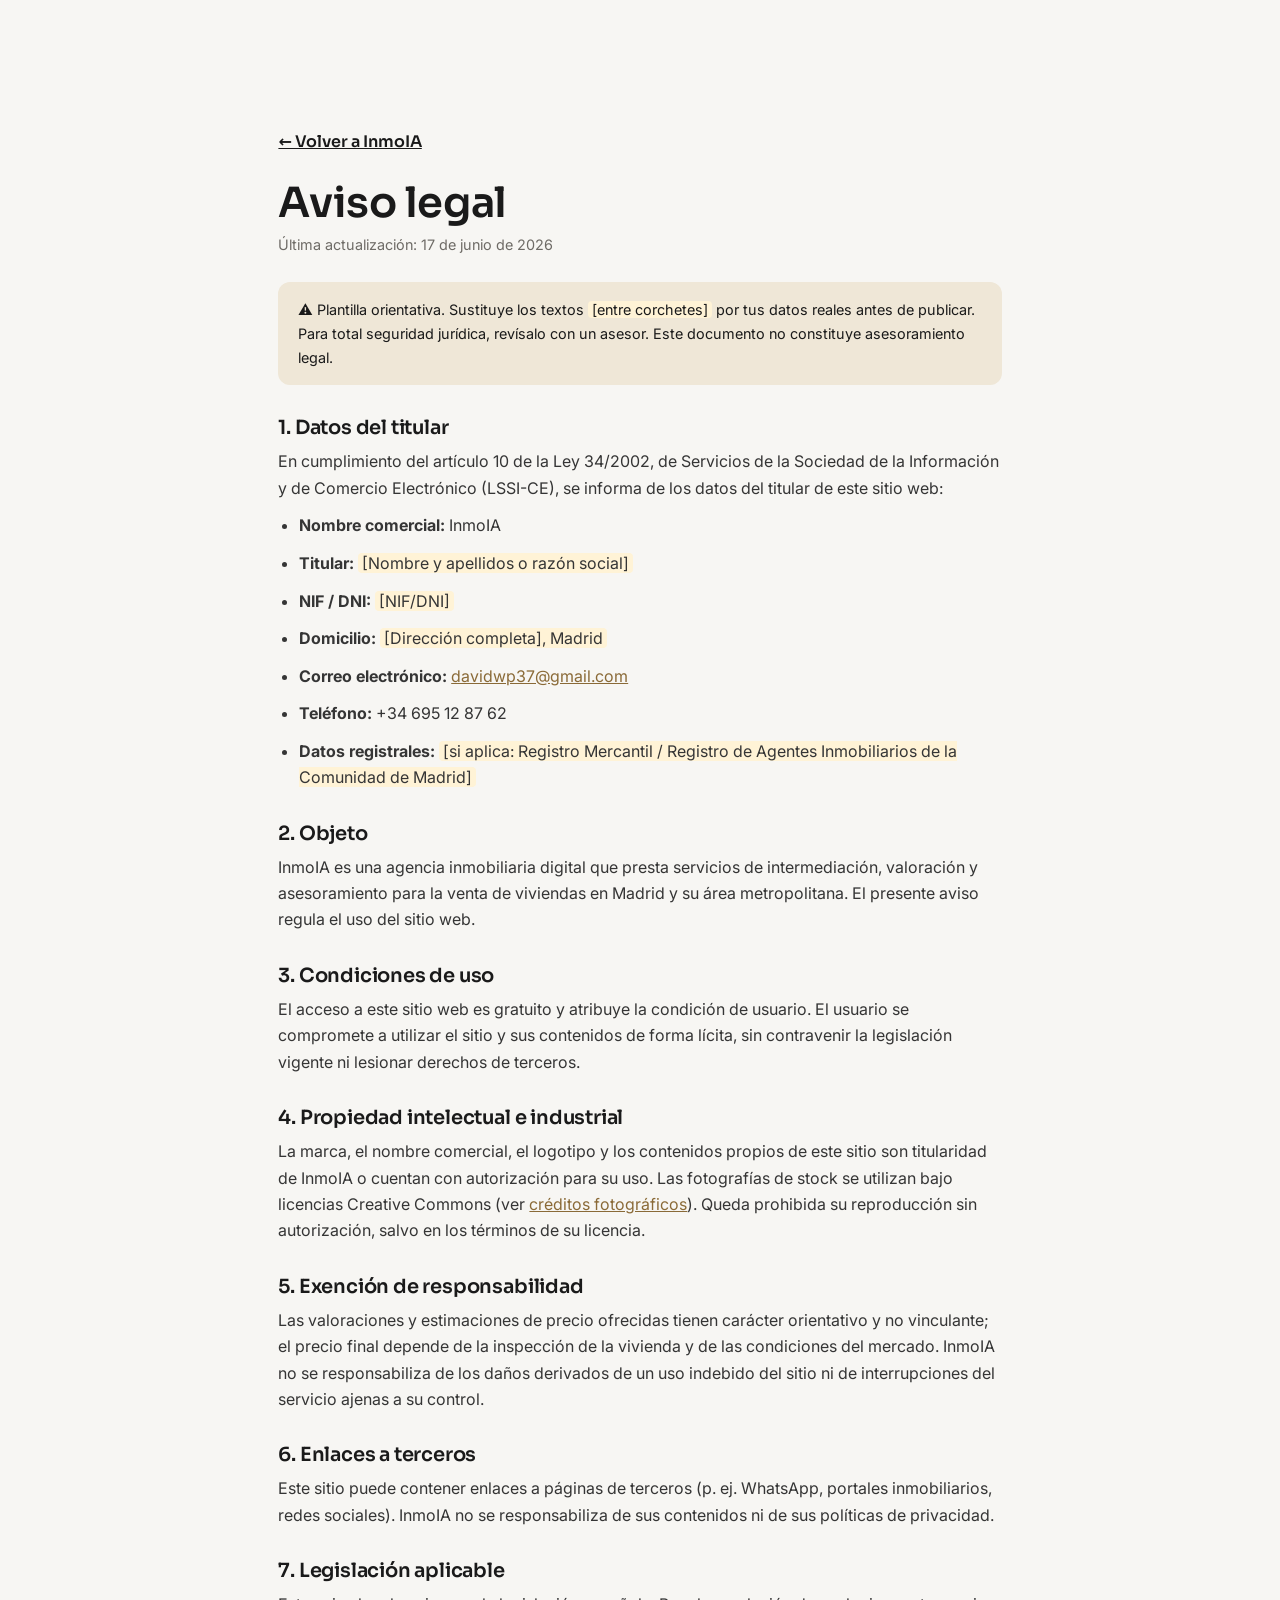
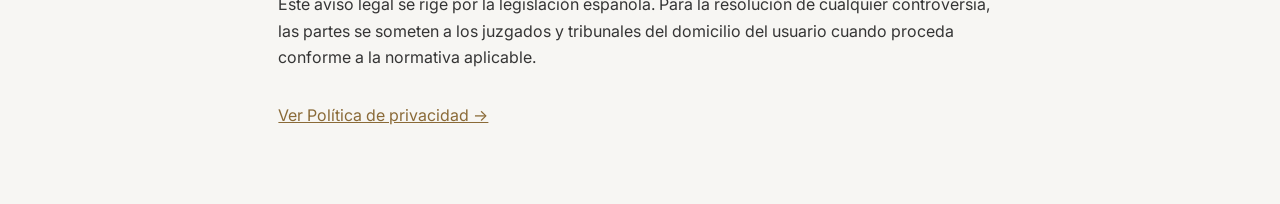
<file: aviso-legal.html>
<!doctype html>
<html lang="es">
<head>
  <meta charset="utf-8" />
  <meta name="viewport" content="width=device-width, initial-scale=1" />
  <title>Aviso legal · InmoIA</title>
  <meta name="description" content="Aviso legal de InmoIA, inmobiliaria digital en Madrid." />
  <link rel="icon" type="image/svg+xml" href="assets/logos/inmoia-icon.svg?v=2" />
  <link rel="preconnect" href="https://fonts.googleapis.com" />
  <link rel="preconnect" href="https://fonts.gstatic.com" crossorigin />
  <link href="https://fonts.googleapis.com/css2?family=Sora:wght@400;500;600;700&family=Inter:wght@400;500&display=swap" rel="stylesheet" />
  <link rel="stylesheet" href="styles.css?v=20260814" />
</head>
<body>
  <main class="legal-page">
    <a class="back-link" href="index.html">← Volver a InmoIA</a>
    <h1>Aviso legal</h1>
    <p class="updated">Última actualización: 17 de junio de 2026</p>

    <p class="note">⚠️ Plantilla orientativa. Sustituye los textos <span class="fill">[entre corchetes]</span>
      por tus datos reales antes de publicar. Para total seguridad jurídica, revísalo con un asesor.
      Este documento no constituye asesoramiento legal.</p>

    <h2>1. Datos del titular</h2>
    <p>En cumplimiento del artículo 10 de la Ley 34/2002, de Servicios de la Sociedad de la
      Información y de Comercio Electrónico (LSSI-CE), se informa de los datos del titular de este sitio web:</p>
    <ul>
      <li><strong>Nombre comercial:</strong> InmoIA</li>
      <li><strong>Titular:</strong> <span class="fill">[Nombre y apellidos o razón social]</span></li>
      <li><strong>NIF / DNI:</strong> <span class="fill">[NIF/DNI]</span></li>
      <li><strong>Domicilio:</strong> <span class="fill">[Dirección completa], Madrid</span></li>
      <li><strong>Correo electrónico:</strong> <a href="mailto:davidwp37@gmail.com">davidwp37@gmail.com</a></li>
      <li><strong>Teléfono:</strong> +34 695 12 87 62</li>
      <li><strong>Datos registrales:</strong> <span class="fill">[si aplica: Registro Mercantil / Registro de Agentes Inmobiliarios de la Comunidad de Madrid]</span></li>
    </ul>

    <h2>2. Objeto</h2>
    <p>InmoIA es una agencia inmobiliaria digital que presta servicios de intermediación,
      valoración y asesoramiento para la venta de viviendas en Madrid y su área metropolitana.
      El presente aviso regula el uso del sitio web.</p>

    <h2>3. Condiciones de uso</h2>
    <p>El acceso a este sitio web es gratuito y atribuye la condición de usuario. El usuario se
      compromete a utilizar el sitio y sus contenidos de forma lícita, sin contravenir la
      legislación vigente ni lesionar derechos de terceros.</p>

    <h2>4. Propiedad intelectual e industrial</h2>
    <p>La marca, el nombre comercial, el logotipo y los contenidos propios de este sitio son
      titularidad de InmoIA o cuentan con autorización para su uso. Las fotografías de stock se
      utilizan bajo licencias Creative Commons (ver <a href="creditos.html">créditos fotográficos</a>).
      Queda prohibida su reproducción sin autorización, salvo en los términos de su licencia.</p>

    <h2>5. Exención de responsabilidad</h2>
    <p>Las valoraciones y estimaciones de precio ofrecidas tienen carácter orientativo y no
      vinculante; el precio final depende de la inspección de la vivienda y de las condiciones del
      mercado. InmoIA no se responsabiliza de los daños derivados de un uso indebido del sitio ni
      de interrupciones del servicio ajenas a su control.</p>

    <h2>6. Enlaces a terceros</h2>
    <p>Este sitio puede contener enlaces a páginas de terceros (p. ej. WhatsApp, portales
      inmobiliarios, redes sociales). InmoIA no se responsabiliza de sus contenidos ni de sus
      políticas de privacidad.</p>

    <h2>7. Legislación aplicable</h2>
    <p>Este aviso legal se rige por la legislación española. Para la resolución de cualquier
      controversia, las partes se someten a los juzgados y tribunales del domicilio del usuario
      cuando proceda conforme a la normativa aplicable.</p>

    <p style="margin-top:2rem"><a href="privacidad.html">Ver Política de privacidad →</a></p>
  </main>
</body>
</html>
</file>
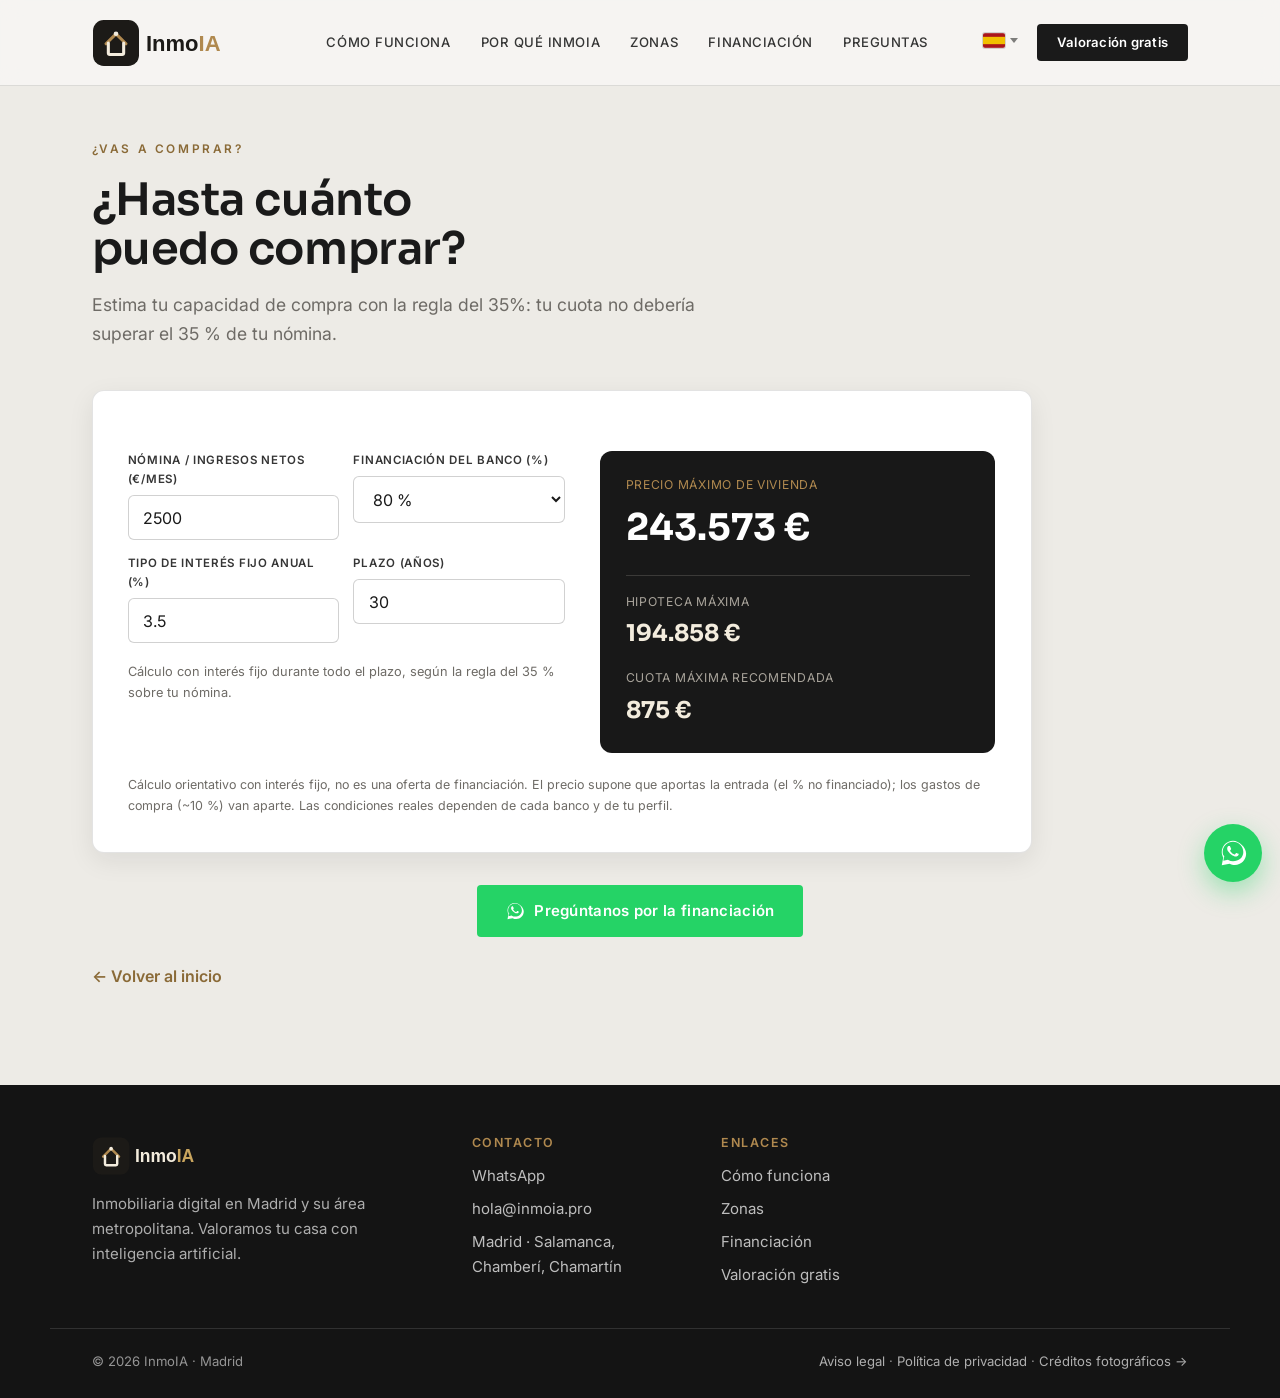
<file: calculadora.html>
<!doctype html>
<html lang="es" data-no-i18n-title>
<head>
  <meta charset="utf-8" />
  <meta name="viewport" content="width=device-width, initial-scale=1" />
  <title>Calculadora de capacidad de compra · InmoIA</title>
  <meta name="description" content="Calcula con la regla del 35% hasta qué precio de vivienda puedes comprar en Madrid según tu nómina, el plazo y el porcentaje de financiación. Orientativo y gratis." />
  <meta name="theme-color" content="#181818" />
  <link rel="canonical" href="https://www.inmoia.pro/calculadora.html" />

  <meta property="og:type" content="website" />
  <meta property="og:title" content="Calculadora de capacidad de compra · InmoIA" />
  <meta property="og:description" content="¿Hasta cuánto puedo comprar? Estima tu capacidad de compra con la regla del 35%." />
  <meta property="og:locale" content="es_ES" />

  <link rel="icon" type="image/svg+xml" href="assets/logos/inmoia-icon.svg?v=2" />
  <link rel="preconnect" href="https://fonts.googleapis.com" />
  <link rel="preconnect" href="https://fonts.gstatic.com" crossorigin />
  <link href="https://fonts.googleapis.com/css2?family=Sora:wght@400;500;600;700&family=Inter:wght@400;500;600&display=swap" rel="stylesheet" />

  <link rel="stylesheet" href="styles.css?v=20260814" />
</head>
<body>
  <a class="skip-link" href="#calc-hipoteca" data-i18n="skip">Saltar al formulario de valoración</a>

  <header class="site-header" data-header>
    <div class="container header-inner">
      <a class="brand" href="index.html" aria-label="InmoIA — inicio">
        <img class="brand-logo brand-logo--dark" src="assets/logos/inmoia-logo-casita-dark.svg?v=2" alt="InmoIA" width="186" height="50" />
        <img class="brand-logo brand-logo--light" src="assets/logos/inmoia-logo-casita-light.svg?v=2" alt="InmoIA" width="186" height="50" />
      </a>

      <nav class="nav" data-nav aria-label="Navegación principal">
        <a href="index.html#como-funciona" data-i18n="nav_como">Cómo funciona</a>
        <a href="index.html#por-que" data-i18n="nav_porque">Por qué InmoIA</a>
        <a href="index.html#zonas" data-i18n="nav_zonas">Zonas</a>
        <a href="index.html#financiacion" data-i18n="nav_financiacion">Financiación</a>
        <a href="index.html#faq" data-i18n="nav_faq">Preguntas</a>
      </nav>

      <div class="header-right">
        <div class="lang-switch" data-lang-switch role="group" aria-label="Idioma / Language">
          <button type="button" class="lang-toggle" data-lang-toggle aria-haspopup="true" aria-expanded="false" aria-label="Cambiar idioma">
            <img class="lang-flag" data-lang-current src="assets/flags/es.svg" alt="ES" width="22" height="15" />
            <span class="lang-caret" aria-hidden="true"></span>
          </button>
          <div class="lang-menu" role="menu">
            <button type="button" class="lang-btn is-active" data-lang="es" aria-label="Español"><img src="assets/flags/es.svg" alt="ES" width="22" height="15" /></button>
            <button type="button" class="lang-btn" data-lang="en" aria-label="English"><img src="assets/flags/en.svg" alt="EN" width="22" height="15" /></button>
            <button type="button" class="lang-btn" data-lang="zh" aria-label="中文"><img src="assets/flags/zh.svg" alt="ZH" width="22" height="15" /></button>
          </div>
        </div>
        <a class="btn btn-primary header-cta" href="index.html#valoracion" data-i18n="cta_header">Valoración gratis</a>
        <button class="nav-toggle" data-nav-toggle aria-label="Abrir menú" aria-expanded="false">
          <span></span><span></span><span></span>
        </button>
      </div>
    </div>
  </header>

  <main id="top">
    <section class="section section--alt calc-page">
      <div class="container">
        <p class="eyebrow" data-i18n="fin_eyebrow">¿Vas a comprar?</p>
        <h1 class="section-title" data-i18n="calc_title">¿Hasta cuánto puedo comprar?</h1>
        <p class="section-lead" data-i18n="calc_sub">Estima tu capacidad de compra con la regla del 35%: tu cuota no debería superar el 35 % de tu nómina.</p>

        <div class="calc" id="calc-hipoteca">
          <div class="calc-grid">
            <div class="calc-fields">
              <div class="calc-two">
                <label>
                  <span data-i18n="calc_in_income">Nómina / ingresos netos (€/mes)</span>
                  <input type="number" id="calc-income" inputmode="numeric" min="0" step="100" value="2500" />
                </label>
                <label>
                  <span data-i18n="calc_in_financing">Financiación del banco (%)</span>
                  <select id="calc-financing">
                    <option value="70">70 %</option>
                    <option value="80" selected>80 %</option>
                    <option value="90">90 %</option>
                    <option value="100">100 %</option>
                  </select>
                </label>
              </div>
              <div class="calc-two">
                <label>
                  <span data-i18n="calc_in_rate">Tipo de interés fijo anual (%)</span>
                  <input type="number" id="calc-rate" inputmode="decimal" min="0" max="20" step="0.1" value="3.5" />
                </label>
                <label>
                  <span data-i18n="calc_in_term">Plazo (años)</span>
                  <input type="number" id="calc-term" inputmode="numeric" min="5" max="40" step="1" value="30" />
                </label>
              </div>
              <p class="calc-hint" data-i18n="calc_rate_hint">Cálculo con interés fijo durante todo el plazo, según la regla del 35 % sobre tu nómina.</p>
            </div>
            <div class="calc-results" aria-live="polite">
              <div class="calc-result calc-result--main">
                <span class="calc-label" data-i18n="calc_out_price">Precio máximo de vivienda</span>
                <strong id="calc-price">—</strong>
              </div>
              <div class="calc-result">
                <span class="calc-label" data-i18n="calc_out_loan">Hipoteca máxima</span>
                <strong id="calc-loan">—</strong>
              </div>
              <div class="calc-result">
                <span class="calc-label" data-i18n="calc_out_payment">Cuota máxima recomendada</span>
                <strong id="calc-payment">—</strong>
              </div>
            </div>
          </div>
          <p class="form-foot calc-disclaimer" data-i18n="calc_disclaimer">Cálculo orientativo con interés fijo, no es una oferta de financiación. El precio supone que aportas la entrada (el % no financiado); los gastos de compra (~10 %) van aparte. Las condiciones reales dependen de cada banco y de tu perfil.</p>
        </div>

        <div class="cta-actions">
          <a class="btn btn-whatsapp" data-wa-link data-wa-text="Hola InmoIA 👋 Voy a comprar vivienda en Madrid y me gustaría que me pongáis en contacto con un broker hipotecario." href="#" rel="noopener">
            <svg class="wa-ico" viewBox="0 0 32 32" width="20" height="20" fill="currentColor" aria-hidden="true"><path d="M16 3C9.4 3 4 8.4 4 15c0 2.1.6 4.1 1.6 5.9L4 29l8.3-1.6c1.7.9 3.6 1.4 5.7 1.4 6.6 0 12-5.4 12-12S22.6 3 16 3zm0 21.8c-1.8 0-3.5-.5-5-1.4l-.4-.2-4.9 1 1-4.8-.3-.4C5.5 18.8 5 16.9 5 15 5 9 9.9 4.1 16 4.1S27 9 27 15 22.1 24.8 16 24.8zm6-7.6c-.3-.2-1.9-1-2.2-1.1-.3-.1-.5-.2-.7.2-.2.3-.8 1-1 1.2-.2.2-.4.2-.7.1-.3-.2-1.4-.5-2.6-1.6-1-.9-1.6-1.9-1.8-2.3-.2-.3 0-.5.1-.7.1-.1.3-.4.5-.6.1-.2.2-.3.3-.5.1-.2 0-.4 0-.6 0-.2-.7-1.7-1-2.3-.3-.6-.5-.5-.7-.5h-.6c-.2 0-.5.1-.8.4-.3.3-1 1-1 2.5s1.1 2.9 1.2 3.1c.2.2 2.1 3.2 5.1 4.5.7.3 1.3.5 1.7.6.7.2 1.4.2 1.9.1.6-.1 1.9-.8 2.1-1.5.3-.7.3-1.4.2-1.5-.1-.2-.3-.2-.6-.4z"/></svg> <span data-i18n="fin_btn">Pregúntanos por la financiación</span>
          </a>
        </div>

        <p class="calc-back"><a href="index.html" data-i18n="calc_back">← Volver al inicio</a></p>
      </div>
    </section>
  </main>

  <footer class="site-footer">
    <div class="container footer-grid">
      <div>
        <img class="footer-logo" src="assets/logos/inmoia-logo-casita-light.svg?v=2" alt="InmoIA" width="150" height="40" />
        <p class="footer-tag" data-i18n="foot_tag">Inmobiliaria digital en Madrid y su área metropolitana. Valoramos tu casa con inteligencia artificial.</p>
      </div>
      <div class="footer-col">
        <h4 data-i18n="foot_contacto">Contacto</h4>
        <p><a data-wa-link href="#" rel="noopener">WhatsApp</a></p>
        <p><a href="mailto:hola@inmoia.pro">hola@inmoia.pro</a></p>
        <p data-i18n="foot_madrid">Madrid · Salamanca, Chamberí, Chamartín</p>
      </div>
      <div class="footer-col">
        <h4 data-i18n="foot_enlaces">Enlaces</h4>
        <p><a href="index.html#como-funciona" data-i18n="foot_l1">Cómo funciona</a></p>
        <p><a href="index.html#zonas" data-i18n="foot_l2">Zonas</a></p>
        <p><a href="index.html#financiacion" data-i18n="foot_l5">Financiación</a></p>
        <p><a href="index.html#valoracion" data-i18n="foot_l4">Valoración gratis</a></p>
      </div>
    </div>
    <div class="container footer-bottom">
      <p>© <span data-year>2026</span> InmoIA · Madrid</p>
      <p class="footer-legal">
        <a href="aviso-legal.html" data-i18n="foot_legal1">Aviso legal</a> ·
        <a href="privacidad.html" data-i18n="foot_legal2">Política de privacidad</a> ·
        <a href="creditos.html" data-i18n="foot_legal3">Créditos fotográficos →</a>
      </p>
    </div>
  </footer>

  <!-- WhatsApp flotante -->
  <a class="wa-float" data-wa-link href="#" aria-label="Escríbenos por WhatsApp" rel="noopener">
    <svg viewBox="0 0 32 32" width="30" height="30" fill="currentColor" aria-hidden="true"><path d="M16 3C9.4 3 4 8.4 4 15c0 2.1.6 4.1 1.6 5.9L4 29l8.3-1.6c1.7.9 3.6 1.4 5.7 1.4 6.6 0 12-5.4 12-12S22.6 3 16 3zm0 21.8c-1.8 0-3.5-.5-5-1.4l-.4-.2-4.9 1 1-4.8-.3-.4C5.5 18.8 5 16.9 5 15 5 9 9.9 4.1 16 4.1S27 9 27 15 22.1 24.8 16 24.8zm6-7.6c-.3-.2-1.9-1-2.2-1.1-.3-.1-.5-.2-.7.2-.2.3-.8 1-1 1.2-.2.2-.4.2-.7.1-.3-.2-1.4-.5-2.6-1.6-1-.9-1.6-1.9-1.8-2.3-.2-.3 0-.5.1-.7.1-.1.3-.4.5-.6.1-.2.2-.3.3-.5.1-.2 0-.4 0-.6 0-.2-.7-1.7-1-2.3-.3-.6-.5-.5-.7-.5h-.6c-.2 0-.5.1-.8.4-.3.3-1 1-1 2.5s1.1 2.9 1.2 3.1c.2.2 2.1 3.2 5.1 4.5.7.3 1.3.5 1.7.6.7.2 1.4.2 1.9.1.6-.1 1.9-.8 2.1-1.5.3-.7.3-1.4.2-1.5-.1-.2-.3-.2-.6-.4z"/></svg>
  </a>

  <script defer src="i18n.js?v=20260814"></script>
  <script defer src="main.js?v=20260814"></script>
  <script defer src="calc.js?v=20260623d"></script>
</body>
</html>
</file>
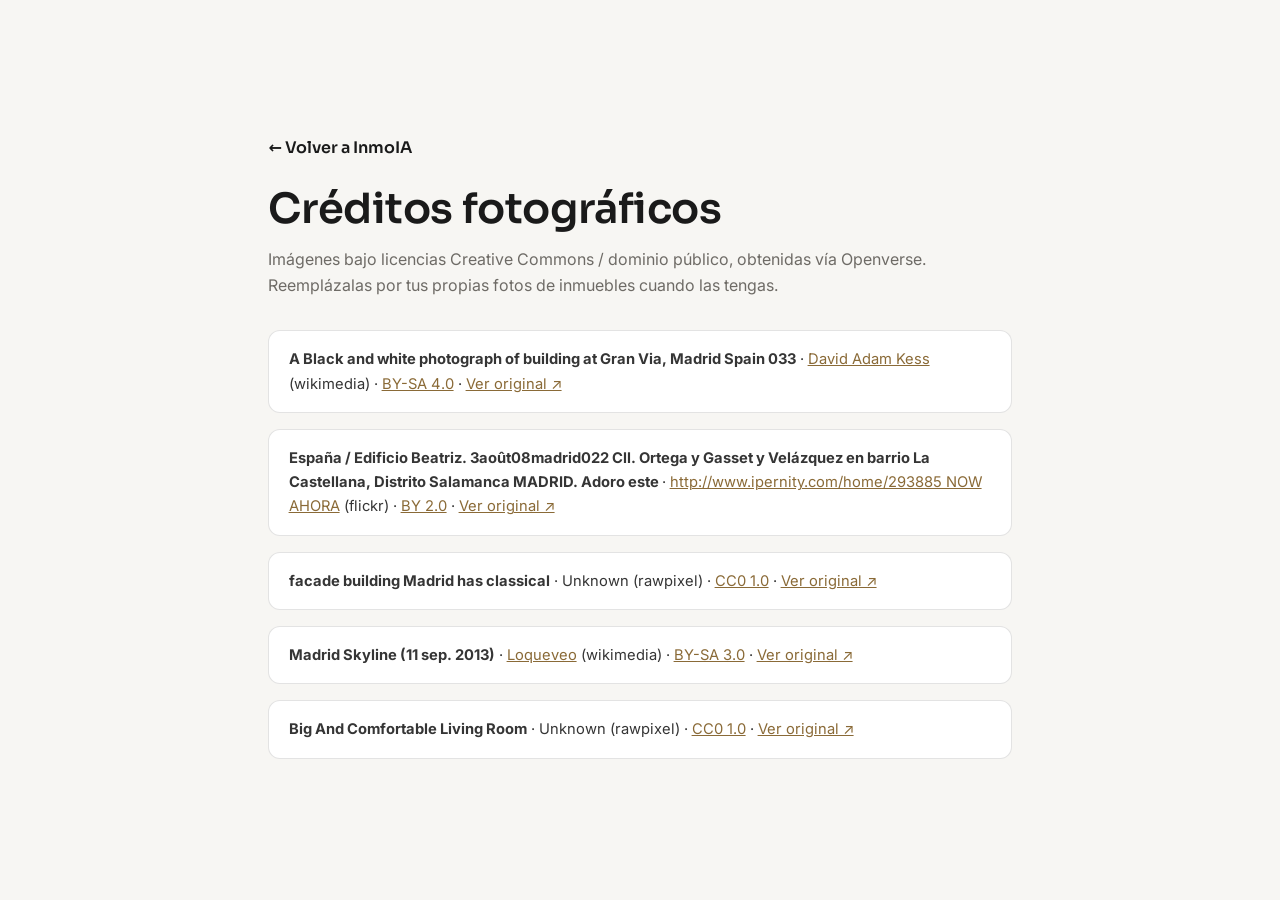
<file: creditos.html>
<!doctype html>
<html lang="es">
<head>
  <meta charset="utf-8" />
  <meta name="viewport" content="width=device-width, initial-scale=1" />
  <title>Créditos fotográficos · InmoIA</title>
  <meta name="robots" content="noindex" />
  <link rel="icon" type="image/svg+xml" href="assets/logos/inmoia-icon.svg?v=2" />
  <link rel="preconnect" href="https://fonts.googleapis.com" />
  <link rel="preconnect" href="https://fonts.gstatic.com" crossorigin />
  <link href="https://fonts.googleapis.com/css2?family=Sora:wght@400;600;700&family=Inter:wght@400;500&display=swap" rel="stylesheet" />
  <link rel="stylesheet" href="styles.css?v=20260814" />
  <style>
    .credits-page { max-width: 820px; margin-inline: auto; padding: calc(var(--header-h) + 3rem) clamp(1.1rem,4vw,2.4rem) 4rem; }
    .credits-page h1 { font-size: clamp(1.8rem, 4vw, 2.6rem); margin-bottom: .8rem; }
    .credits-page > p { color: var(--ink-mute); margin-bottom: 2rem; }
    .credits-list { list-style: none; display: flex; flex-direction: column; gap: 1rem; }
    .credits-list li { background: var(--paper); border: 1px solid var(--line); border-radius: 12px; padding: 1rem 1.2rem; font-size: .92rem; color: var(--ink-soft); }
    .credits-list a { color: var(--accent-deep); text-decoration: underline; }
    .back-link { display: inline-block; margin-bottom: 1.6rem; font-family: var(--font-display); font-weight: 600; color: var(--ink); }
  </style>
</head>
<body>
  <main class="credits-page">
    <a class="back-link" href="index.html">← Volver a InmoIA</a>
    <h1>Créditos fotográficos</h1>
    <p>Imágenes bajo licencias Creative Commons / dominio público, obtenidas vía
       <a href="https://openverse.org" target="_blank" rel="noopener">Openverse</a>.
       Reemplázalas por tus propias fotos de inmuebles cuando las tengas.</p>
    <ul class="credits-list" data-credits>
      <li>Cargando créditos…</li>
    </ul>
  </main>
  <script defer src="lib/credits-render.js?v=20260617"></script>
</body>
</html>
</file>
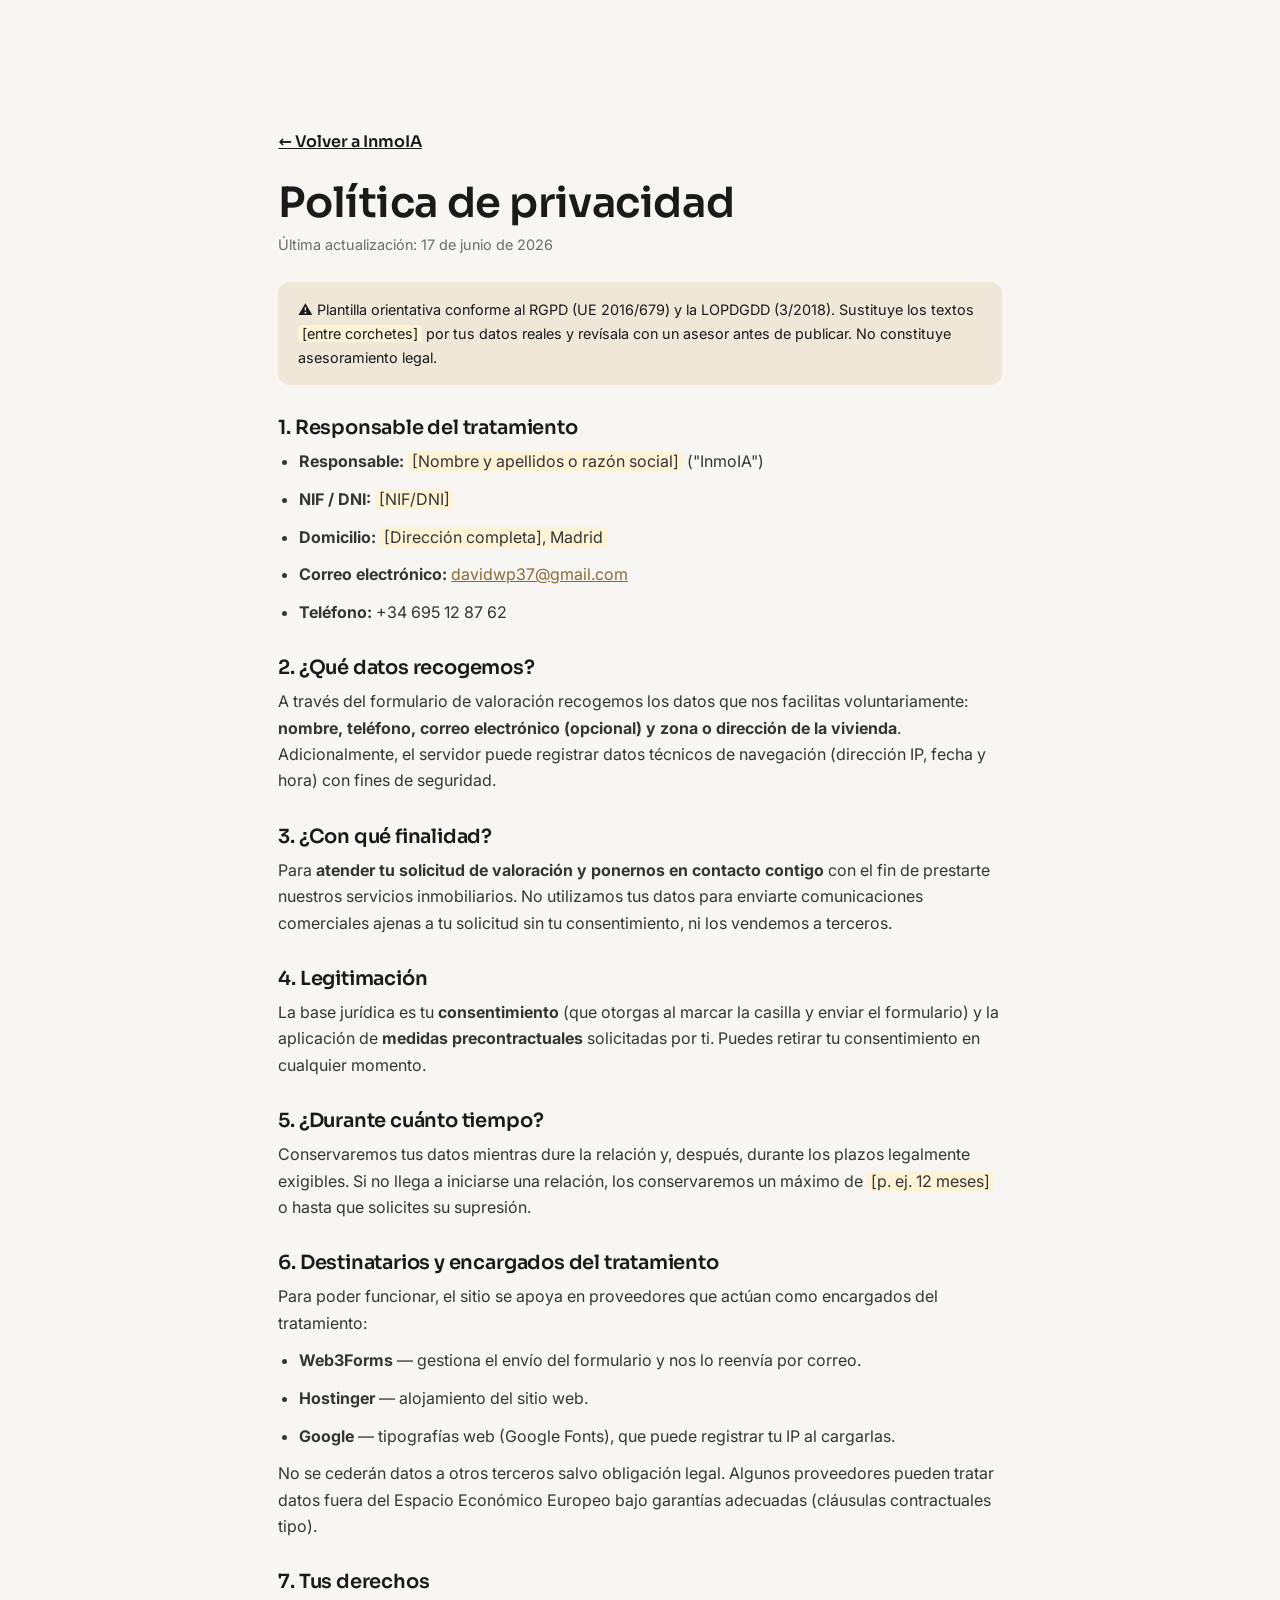
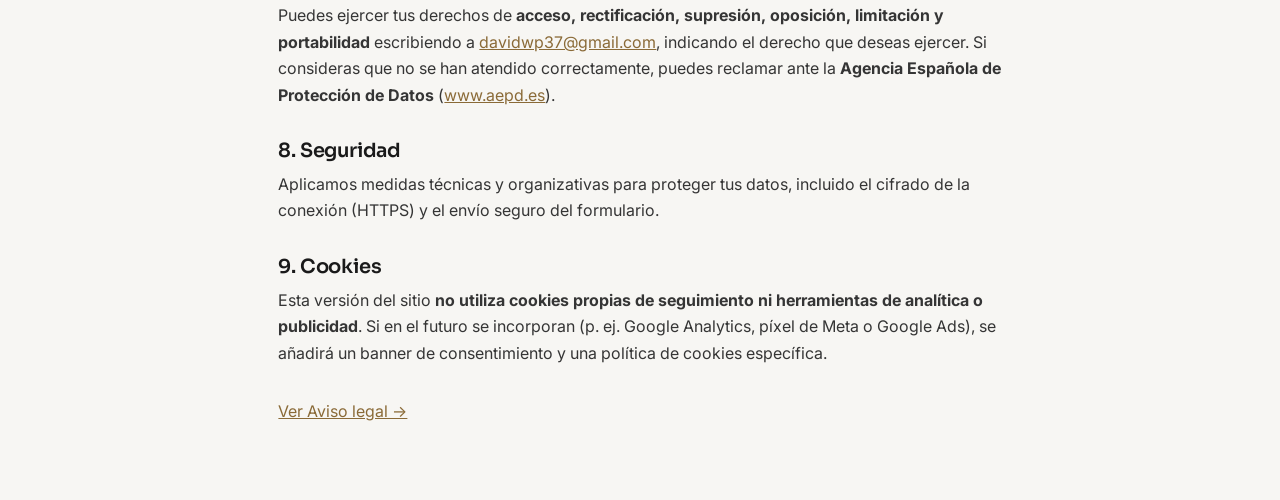
<file: privacidad.html>
<!doctype html>
<html lang="es">
<head>
  <meta charset="utf-8" />
  <meta name="viewport" content="width=device-width, initial-scale=1" />
  <title>Política de privacidad · InmoIA</title>
  <meta name="description" content="Política de privacidad de InmoIA: cómo tratamos los datos del formulario de valoración." />
  <link rel="icon" type="image/svg+xml" href="assets/logos/inmoia-icon.svg?v=2" />
  <link rel="preconnect" href="https://fonts.googleapis.com" />
  <link rel="preconnect" href="https://fonts.gstatic.com" crossorigin />
  <link href="https://fonts.googleapis.com/css2?family=Sora:wght@400;500;600;700&family=Inter:wght@400;500&display=swap" rel="stylesheet" />
  <link rel="stylesheet" href="styles.css?v=20260814" />
</head>
<body>
  <main class="legal-page">
    <a class="back-link" href="index.html">← Volver a InmoIA</a>
    <h1>Política de privacidad</h1>
    <p class="updated">Última actualización: 17 de junio de 2026</p>

    <p class="note">⚠️ Plantilla orientativa conforme al RGPD (UE 2016/679) y la LOPDGDD (3/2018).
      Sustituye los textos <span class="fill">[entre corchetes]</span> por tus datos reales y revísala
      con un asesor antes de publicar. No constituye asesoramiento legal.</p>

    <h2>1. Responsable del tratamiento</h2>
    <ul>
      <li><strong>Responsable:</strong> <span class="fill">[Nombre y apellidos o razón social]</span> ("InmoIA")</li>
      <li><strong>NIF / DNI:</strong> <span class="fill">[NIF/DNI]</span></li>
      <li><strong>Domicilio:</strong> <span class="fill">[Dirección completa], Madrid</span></li>
      <li><strong>Correo electrónico:</strong> <a href="mailto:davidwp37@gmail.com">davidwp37@gmail.com</a></li>
      <li><strong>Teléfono:</strong> +34 695 12 87 62</li>
    </ul>

    <h2>2. ¿Qué datos recogemos?</h2>
    <p>A través del formulario de valoración recogemos los datos que nos facilitas voluntariamente:
      <strong>nombre, teléfono, correo electrónico (opcional) y zona o dirección de la vivienda</strong>.
      Adicionalmente, el servidor puede registrar datos técnicos de navegación (dirección IP, fecha y
      hora) con fines de seguridad.</p>

    <h2>3. ¿Con qué finalidad?</h2>
    <p>Para <strong>atender tu solicitud de valoración y ponernos en contacto contigo</strong> con el
      fin de prestarte nuestros servicios inmobiliarios. No utilizamos tus datos para enviarte
      comunicaciones comerciales ajenas a tu solicitud sin tu consentimiento, ni los vendemos a terceros.</p>

    <h2>4. Legitimación</h2>
    <p>La base jurídica es tu <strong>consentimiento</strong> (que otorgas al marcar la casilla y enviar
      el formulario) y la aplicación de <strong>medidas precontractuales</strong> solicitadas por ti.
      Puedes retirar tu consentimiento en cualquier momento.</p>

    <h2>5. ¿Durante cuánto tiempo?</h2>
    <p>Conservaremos tus datos mientras dure la relación y, después, durante los plazos legalmente
      exigibles. Si no llega a iniciarse una relación, los conservaremos un máximo de
      <span class="fill">[p. ej. 12 meses]</span> o hasta que solicites su supresión.</p>

    <h2>6. Destinatarios y encargados del tratamiento</h2>
    <p>Para poder funcionar, el sitio se apoya en proveedores que actúan como encargados del tratamiento:</p>
    <ul>
      <li><strong>Web3Forms</strong> — gestiona el envío del formulario y nos lo reenvía por correo.</li>
      <li><strong>Hostinger</strong> — alojamiento del sitio web.</li>
      <li><strong>Google</strong> — tipografías web (Google Fonts), que puede registrar tu IP al cargarlas.</li>
    </ul>
    <p>No se cederán datos a otros terceros salvo obligación legal. Algunos proveedores pueden tratar
      datos fuera del Espacio Económico Europeo bajo garantías adecuadas (cláusulas contractuales tipo).</p>

    <h2>7. Tus derechos</h2>
    <p>Puedes ejercer tus derechos de <strong>acceso, rectificación, supresión, oposición, limitación
      y portabilidad</strong> escribiendo a <a href="mailto:davidwp37@gmail.com">davidwp37@gmail.com</a>,
      indicando el derecho que deseas ejercer. Si consideras que no se han atendido correctamente,
      puedes reclamar ante la <strong>Agencia Española de Protección de Datos</strong>
      (<a href="https://www.aepd.es" target="_blank" rel="noopener noreferrer">www.aepd.es</a>).</p>

    <h2>8. Seguridad</h2>
    <p>Aplicamos medidas técnicas y organizativas para proteger tus datos, incluido el cifrado de la
      conexión (HTTPS) y el envío seguro del formulario.</p>

    <h2>9. Cookies</h2>
    <p>Esta versión del sitio <strong>no utiliza cookies propias de seguimiento ni herramientas de
      analítica o publicidad</strong>. Si en el futuro se incorporan (p. ej. Google Analytics, píxel de
      Meta o Google Ads), se añadirá un banner de consentimiento y una política de cookies específica.</p>

    <p style="margin-top:2rem"><a href="aviso-legal.html">Ver Aviso legal →</a></p>
  </main>
</body>
</html>
</file>
<file: styles.css>
/* InmoIA - styles.css UNIFICADO (v4 + v5 + paginas legales). Versiones previas archivadas en versiones-antiguas/. */

/* =========================================================================
   InmoIA v4 — Modern neutral premium (foto protagonista + blanco + acento oro sutil)
   Mismas clases que styles.css; cambia la PIEL para evaluar el estilo.
   ========================================================================= */

:root {
  --bg:        #F7F6F3;
  --bg-2:      #EDEBE6;
  --paper:     #FFFFFF;
  --dark:      #181818;
  --ink:       #1A1A1A;
  --ink-soft:  #353535;
  --ink-mute:  #6E6B66;
  --accent:    #B0894F;
  --accent-deep:#8A6A37;
  --accent-soft:#EFE7D7;
  --gold-line: rgba(176,137,79,0.5);
  --wa:        #25D366;
  --wa-deep:   #1EAE57;
  --line:      rgba(26,26,26,0.12);
  --line-2:    rgba(26,26,26,0.20);

  --btn-radius: 4px;
  --radius:     8px;
  --radius-lg:  12px;
  --shadow:     0 24px 60px rgba(26,26,26,0.14);
  --shadow-sm:  0 8px 26px rgba(26,26,26,0.08);
  --maxw:       1180px;
  --header-h:   78px;
  --ease:       cubic-bezier(.22,.61,.36,1);

  --font-display: "Sora", "Segoe UI", system-ui, sans-serif;
  --font-body:    "Inter", "Segoe UI", system-ui, sans-serif;
}

* { box-sizing: border-box; margin: 0; padding: 0; }

html { overflow-x: clip; scroll-behavior: smooth; scroll-padding-top: calc(var(--header-h) + 12px); -webkit-text-size-adjust: 100%; }
@media (prefers-reduced-motion: reduce) { html { scroll-behavior: auto; } }

body { font-family: var(--font-body); color: var(--ink); background: var(--bg); line-height: 1.65; overflow-x: clip; -webkit-font-smoothing: antialiased; }

img { max-width: 100%; display: block; }
a { color: inherit; text-decoration: none; }

h1, h2, h3, h4 { font-family: var(--font-display); font-weight: 600; line-height: 1.1; color: var(--ink); letter-spacing: -0.01em; }
em { font-style: normal; }

.container { width: 100%; max-width: var(--maxw); margin-inline: auto; padding-inline: clamp(1.1rem, 4vw, 2.6rem); }

.skip-link { position: absolute; left: -999px; top: 0; z-index: 200; background: var(--ink); color: #fff; padding: .7rem 1.1rem; }
.skip-link:focus { left: 0; }
:focus-visible { outline: 2px solid var(--accent); outline-offset: 3px; }

/* ---------- Eyebrow / titles ---------- */
.eyebrow { display: inline-block; font-family: var(--font-body); font-weight: 600; font-size: .74rem; letter-spacing: .22em; text-transform: uppercase; color: var(--accent-deep); margin-bottom: 1rem; }
.eyebrow--light { color: #E7C998; }
.section-title { font-size: clamp(1.8rem, 3.8vw, 2.8rem); font-weight: 600; max-width: 20ch; text-wrap: balance; }
.section-lead { color: var(--ink-mute); font-size: 1.1rem; max-width: 56ch; margin-top: 1rem; }

/* ---------- Buttons ---------- */
.btn { display: inline-flex; align-items: center; justify-content: center; gap: .55rem; font-family: var(--font-body); font-weight: 600; font-size: .94rem; letter-spacing: .02em; padding: .95rem 1.7rem; border-radius: var(--btn-radius); border: 1px solid transparent; cursor: pointer; transition: transform .25s var(--ease), background .25s var(--ease), color .25s var(--ease), border-color .25s var(--ease); text-align: center; line-height: 1.15; }
.btn-primary { background: var(--ink); color: #fff; }
.btn-primary:hover { background: var(--accent); color: var(--dark); transform: translateY(-2px); }
.btn-whatsapp { background: var(--wa); color: #fff; }
.btn-whatsapp:hover { background: var(--wa-deep); transform: translateY(-2px); }
.btn-ghost { background: transparent; border-color: rgba(255,255,255,.6); color: #fff; }
.btn-ghost:hover { background: rgba(255,255,255,.12); border-color: #fff; transform: translateY(-2px); }
.btn-block { width: 100%; }
.btn-lg { padding: 1.1rem 2.1rem; font-size: 1rem; }
.wa-ico { flex: none; }

/* ---------- Header ---------- */
.site-header { position: fixed; top: 0; left: 0; right: 0; z-index: 100; height: var(--header-h); background: rgba(247,246,243,.9); backdrop-filter: blur(10px); -webkit-backdrop-filter: blur(10px); border-bottom: 1px solid var(--line); transition: background .3s var(--ease), border-color .3s var(--ease); }
.header-inner { height: 100%; display: flex; align-items: center; justify-content: space-between; gap: 1rem; }
.brand { display: inline-flex; align-items: center; }
.brand-logo { height: 38px; width: auto; }
.brand-logo--light { display: none; }

.nav { display: flex; align-items: center; gap: 1.9rem; }
.nav a { font-family: var(--font-body); font-weight: 500; font-size: .82rem; letter-spacing: .04em; text-transform: uppercase; color: var(--ink-soft); position: relative; padding: .3rem 0; }
.nav a::after { content: ""; position: absolute; left: 0; bottom: -3px; height: 1.5px; width: 0; background: var(--accent); transition: width .28s var(--ease); }
.nav a:hover { color: var(--ink); }
.nav a:hover::after { width: 100%; }
.header-cta { padding: .62rem 1.2rem; font-size: .82rem; }

.nav-toggle { display: none; background: none; border: 0; cursor: pointer; width: 44px; height: 44px; flex-direction: column; gap: 5px; align-items: center; justify-content: center; }
.nav-toggle span { width: 24px; height: 2px; background: var(--ink); transition: transform .3s var(--ease), opacity .3s var(--ease); }

.site-header.at-hero { background: transparent; border-color: transparent; }
.site-header.at-hero .brand-logo--dark { display: none; }
.site-header.at-hero .brand-logo--light { display: block; }
.site-header.at-hero .nav a { color: rgba(255,255,255,.9); }
.site-header.at-hero .nav a:hover { color: #fff; }
.site-header.at-hero .nav-toggle span { background: #fff; }
.site-header.at-hero .header-cta { background: #fff; color: var(--ink); }
.site-header.at-hero .header-cta:hover { background: var(--accent); color: var(--dark); }

/* ---------- Hero (foto protagonista, velo ligero) ---------- */
.hero { position: relative; min-height: 100vh; min-height: 100svh; display: flex; align-items: center; padding-top: calc(var(--header-h) + 2.4rem); padding-bottom: 3rem; color: #fff; overflow: hidden; }
.hero-bg { position: absolute; inset: 0; width: 100%; height: 100%; object-fit: cover; z-index: 0; }
.hero-overlay {
  position: absolute; inset: 0; z-index: 1;
  background:
    linear-gradient(95deg, rgba(15,15,15,.78) 0%, rgba(15,15,15,.5) 38%, rgba(15,15,15,.16) 66%, rgba(15,15,15,.04) 100%),
    linear-gradient(180deg, rgba(15,15,15,0) 55%, rgba(15,15,15,.4) 100%);
}
.hero-grid { position: relative; z-index: 2; display: grid; grid-template-columns: 1.12fr .88fr; gap: clamp(1.6rem, 4vw, 3.6rem); align-items: center; width: 100%; }
.hero-copy { max-width: 38rem; }
.hero-title { font-family: var(--font-display); font-size: clamp(2.4rem, 5.6vw, 4.4rem); font-weight: 700; line-height: 1.05; letter-spacing: -0.02em; text-wrap: balance; color: #fff; text-shadow: 0 2px 24px rgba(0,0,0,.45); }
.hero-title em { font-style: normal; color: #fff; box-shadow: inset 0 -0.12em 0 var(--accent); }
.hero-sub { font-family: var(--font-body); margin-top: 1.3rem; font-size: clamp(1.02rem, 1.5vw, 1.2rem); color: rgba(255,255,255,.92); max-width: 34rem; line-height: 1.65; text-shadow: 0 1px 16px rgba(0,0,0,.4); }
.hero-points { list-style: none; display: flex; flex-wrap: wrap; gap: 1.1rem 1.6rem; margin-top: 1.7rem; }
.hero-points li { font-family: var(--font-body); font-weight: 500; font-size: .95rem; display: inline-flex; align-items: center; gap: .55rem; color: #fff; text-shadow: 0 1px 12px rgba(0,0,0,.4); }
.tick { display: inline-grid; place-items: center; width: 22px; height: 22px; border-radius: 50%; background: var(--accent); color: var(--dark); font-size: .74rem; font-weight: 700; flex: none; }

/* ---------- Form card ---------- */
.form-card { background: var(--paper); color: var(--ink); border-radius: var(--radius-lg); padding: clamp(1.5rem, 2.6vw, 2.1rem); box-shadow: var(--shadow); border: 1px solid var(--line); }
.form-title { font-size: 1.55rem; font-weight: 600; line-height: 1.12; }
.form-sub { font-family: var(--font-body); color: var(--ink-mute); font-size: .95rem; margin-top: .35rem; margin-bottom: 1.2rem; }
.lead-form { display: flex; flex-direction: column; gap: .85rem; }
.lead-form label { display: flex; flex-direction: column; gap: .35rem; font-family: var(--font-body); font-weight: 600; font-size: .72rem; letter-spacing: .08em; text-transform: uppercase; color: var(--ink-soft); }
.lead-form input[type="text"], .lead-form input[type="tel"], .lead-form input[type="email"] {
  font-family: var(--font-body); font-size: 1rem; color: var(--ink); text-transform: none; letter-spacing: 0;
  padding: .82rem .95rem; border: 1px solid var(--line-2); border-radius: 6px; background: #fff;
  transition: border-color .2s var(--ease), box-shadow .2s var(--ease);
}
.lead-form input::placeholder { color: #aaa39a; }
.lead-form input:focus { outline: none; border-color: var(--accent); box-shadow: 0 0 0 3px var(--accent-soft); }
/* Campo con dos controles (teléfono): mismo layout que un <label> normal */
.lead-form .field { display: flex; flex-direction: column; gap: .35rem; }
/* Prefijo + número. El prefijo va primero en cada <option> ("+34 España") para que,
   si el nombre del país se corta, el código siga siendo visible. */
.tel-group { display: grid; grid-template-columns: 9rem 1fr; gap: .5rem; }
.lead-form .tel-prefix {
  font-family: var(--font-body); font-size: .95rem; color: var(--ink); text-transform: none; letter-spacing: 0;
  padding: .82rem .6rem .82rem .9rem; border: 1px solid var(--line-2); border-radius: 6px; background: #fff;
  cursor: pointer; appearance: none; width: 100%; text-overflow: ellipsis;
  background-image: url("data:image/svg+xml,%3Csvg xmlns='http://www.w3.org/2000/svg' width='10' height='6' viewBox='0 0 10 6'%3E%3Cpath d='M1 1l4 4 4-4' fill='none' stroke='%238a8279' stroke-width='1.6' stroke-linecap='round'/%3E%3C/svg%3E");
  background-repeat: no-repeat; background-position: right .7rem center;
  transition: border-color .2s var(--ease), box-shadow .2s var(--ease);
}
.lead-form .tel-prefix:focus { outline: none; border-color: var(--accent); box-shadow: 0 0 0 3px var(--accent-soft); }
.lead-form .check { flex-direction: row; align-items: flex-start; gap: .55rem; font-weight: 400; font-size: .78rem; letter-spacing: 0; text-transform: none; color: var(--ink-mute); }
.lead-form .check input { margin-top: .2rem; accent-color: var(--accent-deep); width: 16px; height: 16px; flex: none; }
.lead-form .check a { color: var(--accent-deep); text-decoration: underline; }
.lead-form .opt { color: var(--ink-mute); font-weight: 400; }
.lead-form .hp { position: absolute !important; left: -9999px !important; width: 1px; height: 1px; opacity: 0; }
.form-foot { font-family: var(--font-body); font-size: .78rem; color: var(--ink-mute); text-align: center; margin-top: .2rem; }
.form-success { background: var(--accent-soft); color: var(--ink); border-radius: 6px; padding: .8rem 1rem; font-size: .92rem; text-align: center; }

/* ---------- Stats band ---------- */
.stats { background: var(--dark); color: #fff; }
.stats-row { display: grid; grid-template-columns: repeat(4, 1fr); gap: 1rem; padding-block: 2.4rem; }
.stat { text-align: center; border-right: 1px solid rgba(255,255,255,.14); padding-inline: .6rem; }
.stat:last-child { border-right: 0; }
.stat strong { display: block; font-family: var(--font-display); font-weight: 700; font-size: clamp(1.3rem, 2.5vw, 1.9rem); color: #fff; }
.stat span { display: block; font-family: var(--font-body); font-size: .82rem; letter-spacing: .02em; color: rgba(255,255,255,.72); margin-top: .3rem; }

/* ---------- Sections ---------- */
.section { padding-block: clamp(3.6rem, 8vw, 6rem); }
.section--alt { background: var(--bg-2); }

/* Steps */
.steps { display: grid; grid-template-columns: repeat(3, 1fr); gap: 1.5rem; margin-top: 2.5rem; }
.step { background: var(--paper); border: 1px solid var(--line); border-radius: var(--radius); padding: 1.9rem 1.7rem; transition: border-color .3s var(--ease), transform .3s var(--ease), box-shadow .3s var(--ease); }
.step:hover { border-color: var(--gold-line); transform: translateY(-4px); box-shadow: var(--shadow-sm); }
.step-num { font-family: var(--font-display); font-weight: 700; font-size: 1.05rem; color: #fff; background: var(--accent); width: 46px; height: 46px; border-radius: 10px; display: grid; place-items: center; margin-bottom: 1.1rem; }
.step h3 { font-size: 1.28rem; font-weight: 600; margin-bottom: .5rem; }
.step p { font-family: var(--font-body); color: var(--ink-mute); font-size: .98rem; }

/* Split */
.split { display: grid; grid-template-columns: 1fr 1fr; gap: clamp(1.8rem, 4.5vw, 4rem); align-items: center; }
.split-media img { border-radius: var(--radius-lg); box-shadow: var(--shadow); aspect-ratio: 4/3; object-fit: cover; width: 100%; }
.split-copy p { font-family: var(--font-body); color: var(--ink-mute); margin-top: 1rem; }
.feature-list { list-style: none; margin: 1.5rem 0 1.9rem; display: flex; flex-direction: column; gap: .75rem; }
.feature-list li { display: flex; align-items: center; gap: .7rem; font-family: var(--font-body); font-weight: 500; font-size: .98rem; color: var(--ink-soft); }
.feature-list .tick { background: var(--accent); }

/* Zonas */
.zonas-grid { display: grid; grid-template-columns: repeat(3, 1fr); gap: 1.5rem; margin-top: 2.5rem; }
.zona-card { background: var(--paper); border: 1px solid var(--line); border-radius: var(--radius); overflow: hidden; transition: transform .35s var(--ease), box-shadow .35s var(--ease), border-color .35s var(--ease); }
.zona-card img { aspect-ratio: 4/3; object-fit: cover; width: 100%; transition: transform .6s var(--ease); }
.zona-card:hover { transform: translateY(-6px); box-shadow: var(--shadow); border-color: var(--gold-line); }
.zona-card:hover img { transform: scale(1.05); }
.zona-body { padding: 1.3rem 1.4rem 1.6rem; }
.zona-body h3 { font-size: 1.4rem; font-weight: 600; margin-bottom: .3rem; }
.zona-body p { font-family: var(--font-body); color: var(--ink-mute); font-size: .94rem; }
.zonas-extra { margin-top: 2.2rem; display: flex; flex-wrap: wrap; align-items: center; gap: .7rem 1rem; }
.zonas-extra-label { font-family: var(--font-body); font-weight: 600; font-size: .78rem; letter-spacing: .1em; text-transform: uppercase; color: var(--ink-soft); }
.chips { list-style: none; display: flex; flex-wrap: wrap; gap: .55rem; }
.chips li { font-family: var(--font-body); background: transparent; color: var(--accent-deep); border: 1px solid var(--gold-line); border-radius: 999px; padding: .42rem 1rem; font-size: .85rem; font-weight: 500; }

/* Testimonios */
.placeholder-note { font-family: var(--font-body); font-size: .82rem; color: var(--ink-mute); font-style: italic; margin-top: .6rem; }
.testi-grid { display: grid; grid-template-columns: repeat(3, 1fr); gap: 1.5rem; margin-top: 2.2rem; }
.testi { background: var(--paper); border: 1px solid var(--line); border-radius: var(--radius); padding: 1.8rem; }
.stars { color: var(--accent); letter-spacing: .14em; margin-bottom: .9rem; }
.testi blockquote { font-family: var(--font-body); font-size: 1.05rem; line-height: 1.55; color: var(--ink-soft); }
.testi figcaption { font-family: var(--font-body); margin-top: 1.1rem; font-weight: 600; font-size: .82rem; letter-spacing: .02em; color: var(--ink); }

/* Barra de resumen de Trustpilot (enlace al perfil real) */
.tp-bar { display: inline-flex; align-items: center; flex-wrap: wrap; gap: .55rem .9rem; margin-top: 1.6rem; padding: .8rem 1.3rem; background: var(--paper); border: 1px solid var(--gold-line); border-radius: 999px; font-family: var(--font-body); font-size: .92rem; color: var(--ink-soft); transition: border-color .25s var(--ease), box-shadow .25s var(--ease); }
.tp-bar:hover { border-color: var(--accent); box-shadow: var(--shadow); }
.tp-bar__stars { color: var(--accent); letter-spacing: .1em; }
.tp-bar__txt strong { color: var(--ink); font-weight: 600; }
.tp-bar__cta { font-weight: 600; color: var(--accent-deep); white-space: nowrap; }
.tp-bar__cta::after { content: " →"; }

/* Rotador de opiniones: 5 reseñas, se muestran 3 (2 en tablet, 1 en móvil) */
.testi-rotator { margin-top: .6rem; }
.testi-grid[data-testi-track] { transition: opacity .45s var(--ease); }
.testi-grid.is-fading { opacity: 0; }
.testi[hidden] { display: none; }
.testi-dots { display: flex; justify-content: center; gap: .5rem; margin-top: 1.8rem; }
.testi-dots button { width: 9px; height: 9px; padding: 0; border: 0; border-radius: 50%; background: var(--gold-line); cursor: pointer; transition: background .25s var(--ease), transform .25s var(--ease); }
.testi-dots button:hover { background: var(--accent); }
.testi-dots button.is-active { background: var(--accent-deep); transform: scale(1.35); }
@media (prefers-reduced-motion: reduce) {
  .testi-grid[data-testi-track] { transition: none; }
}

/* FAQ */
.faq-wrap { max-width: 840px; }
.faq { margin-top: 2.2rem; border-top: 1px solid var(--line); }
.faq details { border-bottom: 1px solid var(--line); }
.faq summary { list-style: none; cursor: pointer; padding: 1.25rem .2rem; font-family: var(--font-display); font-weight: 600; font-size: 1.12rem; color: var(--ink); display: flex; justify-content: space-between; gap: 1rem; align-items: center; }
.faq summary::-webkit-details-marker { display: none; }
.faq summary::after { content: "+"; font-family: var(--font-body); font-weight: 300; font-size: 1.6rem; color: var(--accent); transition: transform .3s var(--ease); }
.faq details[open] summary::after { transform: rotate(45deg); }
.faq details p { font-family: var(--font-body); padding: 0 .2rem 1.4rem; color: var(--ink-mute); max-width: 70ch; }

/* CTA final */
.cta-final { background: var(--dark); color: #fff; padding-block: clamp(3.6rem, 8vw, 5.4rem); }
.cta-inner { text-align: center; max-width: 760px; margin-inline: auto; }
.cta-final h2 { color: #fff; font-size: clamp(1.9rem, 4vw, 2.9rem); font-weight: 600; text-wrap: balance; }
.cta-final h2 em { font-style: normal; box-shadow: inset 0 -0.1em 0 var(--accent); }
.cta-final p { font-family: var(--font-body); color: rgba(255,255,255,.8); margin-top: 1rem; font-size: 1.08rem; }
.cta-actions { display: flex; flex-wrap: wrap; gap: 1rem; justify-content: center; margin-top: 2rem; }

/* Footer */
.site-footer { background: #141414; color: rgba(255,255,255,.72); padding-block: 3.2rem 1.6rem; }
.footer-grid { display: grid; grid-template-columns: 1.6fr 1fr 1fr; gap: 2rem; padding-bottom: 2rem; border-bottom: 1px solid rgba(255,255,255,.12); }
.footer-logo { height: 40px; width: auto; margin-bottom: 1rem; }
.footer-tag { font-family: var(--font-body); font-size: .94rem; max-width: 34ch; color: rgba(255,255,255,.65); }
.footer-col h4 { font-family: var(--font-body); font-weight: 600; font-size: .78rem; letter-spacing: .12em; text-transform: uppercase; color: var(--accent); margin-bottom: .9rem; }
.footer-col p { font-family: var(--font-body); font-size: .94rem; margin-bottom: .5rem; }
.footer-col a:hover, .footer-legal a:hover { color: var(--accent); }
.footer-bottom { display: flex; flex-wrap: wrap; justify-content: space-between; gap: .8rem; padding-top: 1.4rem; font-family: var(--font-body); font-size: .82rem; color: rgba(255,255,255,.55); }
.footer-legal a { color: rgba(255,255,255,.66); }

/* WhatsApp flotante */
.wa-float { position: fixed; right: 18px; bottom: 18px; z-index: 90; width: 58px; height: 58px; border-radius: 50%; background: var(--wa); color: #fff; display: grid; place-items: center; box-shadow: 0 10px 26px rgba(37,211,102,.4); transition: transform .25s var(--ease), background .25s var(--ease); }
.wa-float:hover { transform: scale(1.08); background: var(--wa-deep); }

/* Reveal */
.reveal { opacity: 0; transform: translateY(28px); transition: opacity .8s var(--ease), transform .8s var(--ease); }
.reveal.is-visible { opacity: 1; transform: none; }
.reveal[data-split] { opacity: 1; transform: none; }
.steps .reveal:nth-child(2), .zonas-grid .reveal:nth-child(2), .testi-grid .reveal:nth-child(2) { transition-delay: .1s; }
.steps .reveal:nth-child(3), .zonas-grid .reveal:nth-child(3), .testi-grid .reveal:nth-child(3) { transition-delay: .2s; }

/* ---------- Responsive ---------- */
@media (max-width: 980px) {
  .testi-grid { grid-template-columns: repeat(2, 1fr); }
  .hero-grid { grid-template-columns: 1fr; gap: 2rem; }
  .hero-copy { max-width: 40rem; }
  .split { grid-template-columns: 1fr; }
  .split-media { order: -1; }
}
@media (max-width: 880px) {
  .nav, .header-cta { display: none; }
  .nav-toggle { display: flex; }
  .site-header.nav-open { background: var(--paper); border-color: var(--line); }
  .site-header.nav-open .brand-logo--dark { display: block; }
  .site-header.nav-open .brand-logo--light { display: none; }
  .site-header.nav-open .nav-toggle span { background: var(--ink); }
  .site-header.nav-open .nav { display: flex; flex-direction: column; align-items: flex-start; gap: .2rem; position: absolute; top: var(--header-h); left: 0; right: 0; background: var(--paper); border-bottom: 1px solid var(--line); padding: .6rem clamp(1.1rem, 4vw, 2.6rem) 1.1rem; box-shadow: var(--shadow); }
  .site-header.nav-open .nav a { color: var(--ink-soft); width: 100%; padding: .8rem 0; border-bottom: 1px solid var(--line); }
  .nav-toggle[aria-expanded="true"] span:nth-child(1) { transform: translateY(7px) rotate(45deg); }
  .nav-toggle[aria-expanded="true"] span:nth-child(2) { opacity: 0; }
  .nav-toggle[aria-expanded="true"] span:nth-child(3) { transform: translateY(-7px) rotate(-45deg); }
}
@media (max-width: 760px) {
  .steps, .zonas-grid, .testi-grid { grid-template-columns: 1fr; }
  .stats-row { grid-template-columns: repeat(2, 1fr); gap: 1.2rem; }
  .stat:nth-child(2) { border-right: 0; }
  .footer-grid { grid-template-columns: 1fr; gap: 1.6rem; }
}
@media (max-width: 480px) {
  .hero { padding-top: calc(var(--header-h) + 1.4rem); }
  .btn { width: 100%; }
  .cta-actions .btn { width: 100%; }
}


/* =========================================================================
   InmoIA v5 — overrides sobre styles_v4.css (se carga DESPUÉS).
   - Hero a sangre con carrusel de fotos (fundido)
   - Cuadro del formulario más compacto
   - Logo más grande (casita)
   NOTA: el ACENTO vuelve a ser el de v4 (dorado champagne). El logo de la
   casita está recoloreado a carbón + dorado + crema para combinar.
   ========================================================================= */

:root { --header-h: 86px; }

.brand-logo { height: 50px; }

/* ---------- Hero: carrusel de fondo con fundido ---------- */
.hero-bg { opacity: 0; transition: opacity 1.2s ease; filter: saturate(1.03); }
.hero-bg.is-active { opacity: 1; }

/* Velo: la foto se ve a sangre; oscurece lo justo a la izquierda (texto)
   y una franja superior suave (logo/menú legibles sobre foto clara). */
.hero-overlay {
  background:
    linear-gradient(180deg, rgba(15,15,15,.42) 0%, rgba(15,15,15,.14) 14%, rgba(15,15,15,0) 30%),
    linear-gradient(95deg, rgba(15,15,15,.74) 0%, rgba(15,15,15,.46) 36%, rgba(15,15,15,.14) 64%, rgba(15,15,15,0) 100%),
    linear-gradient(180deg, rgba(15,15,15,0) 58%, rgba(15,15,15,.42) 100%);
}
@media (max-width: 980px) {
  .hero-overlay {
    background: linear-gradient(180deg, rgba(15,15,15,.62) 0%, rgba(15,15,15,.4) 36%, rgba(15,15,15,.2) 60%, rgba(15,15,15,.45) 100%);
  }
}

/* ---------- Cuadro del formulario más compacto ---------- */
.form-card { padding: clamp(1.2rem, 2.2vw, 1.65rem); }
.form-title { font-size: 1.4rem; margin-bottom: 1rem; }
.lead-form { gap: .6rem; }
.lead-form label, .lead-form .field { gap: .25rem; font-size: .7rem; }
.lead-form input[type="text"], .lead-form input[type="tel"], .lead-form input[type="email"] { padding: .68rem .9rem; }
.lead-form .tel-prefix { padding: .68rem .6rem .68rem .9rem; font-size: .9rem; }
.form-card .btn { padding: .78rem 1.4rem; }
.lead-form .check { font-size: .74rem; }
.form-foot { margin-top: 0; }

/* ---------- Bloque de financiación (compradores) ---------- */
.fin-note { max-width: 60ch; margin: 1.4rem auto 0; }
#financiacion .step-num { font-size: 1.4rem; }

/* ---------- Calculadora de capacidad de compra ---------- */
.calc {
  margin-top: 2.6rem;
  background: var(--paper);
  border: 1px solid var(--line);
  border-radius: var(--radius-lg);
  box-shadow: var(--shadow-sm);
  padding: clamp(1.4rem, 3vw, 2.2rem);
}
.calc-head h3 { font-family: var(--font-display); font-size: 1.5rem; font-weight: 600; }
.calc-head p { font-family: var(--font-body); color: var(--ink-mute); font-size: .98rem; margin-top: .5rem; max-width: 60ch; }
.calc-grid { display: grid; grid-template-columns: 1.05fr .95fr; gap: clamp(1.2rem, 3vw, 2.2rem); margin-top: 1.6rem; align-items: start; }
.calc-fields { display: flex; flex-direction: column; gap: .9rem; }
.calc-fields label { display: flex; flex-direction: column; gap: .35rem; font-family: var(--font-body); font-weight: 600; font-size: .72rem; letter-spacing: .06em; text-transform: uppercase; color: var(--ink-soft); }
.calc-fields input, .calc-fields select {
  font-family: var(--font-body); font-size: 1rem; color: var(--ink);
  padding: .72rem .9rem; border: 1px solid var(--line-2); border-radius: 6px; background: #fff; width: 100%;
}
.calc-fields select { line-height: 1.5; cursor: pointer; appearance: auto; }
.calc-fields input:focus, .calc-fields select:focus { outline: none; border-color: var(--accent); box-shadow: 0 0 0 3px var(--accent-soft); }
.calc-two { display: grid; grid-template-columns: 1fr 1fr; gap: .9rem; }
.calc-hint { font-family: var(--font-body); font-size: .8rem; color: var(--ink-mute); margin-top: .2rem; }

.calc-results { background: var(--dark, #1C1A17); color: #f3ecdd; border-radius: var(--radius-lg); padding: 1.5rem 1.6rem; display: flex; flex-direction: column; gap: 1rem; }
.calc-result { display: flex; flex-direction: column; gap: .15rem; }
.calc-label { font-family: var(--font-body); font-size: .76rem; letter-spacing: .06em; text-transform: uppercase; color: rgba(243,236,221,.66); }
.calc-result strong { font-family: var(--font-display); font-weight: 700; font-size: 1.45rem; color: #f3ecdd; }
.calc-result--main { border-bottom: 1px solid rgba(243,236,221,.16); padding-bottom: 1rem; }
.calc-result--main .calc-label { color: var(--accent); }
.calc-result--main strong { font-size: 2.3rem; color: #fff; }
.calc-effort { font-family: var(--font-body); font-size: .9rem; color: rgba(243,236,221,.8); margin: 0; }
.calc-effort strong { color: var(--accent); font-family: var(--font-display); }
.calc-warn { font-family: var(--font-body); font-size: .85rem; color: #f0c987; background: rgba(176,137,79,.16); border-radius: 6px; padding: .6rem .8rem; margin: 0; }
.calc-disclaimer { max-width: none; text-align: left; margin-top: 1.4rem; }

@media (max-width: 760px) {
  .calc-grid { grid-template-columns: 1fr; }
}
@media (max-width: 520px) {
  .calc-two { grid-template-columns: 1fr; }
}

/* ---------- Página dedicada de la calculadora ---------- */
.calc-page { padding-top: calc(var(--header-h) + 3rem); }
.calc-page .calc { max-width: 940px; }
.calc-back { margin-top: 1.6rem; }
.calc-back a { font-family: var(--font-body); font-weight: 600; color: var(--accent-deep); }
.calc-back a:hover { text-decoration: underline; }

/* ---------- Selector de idioma (desplegable) ---------- */
.header-right { display: flex; align-items: center; gap: .8rem; }
.lang-switch { position: relative; }
.lang-toggle { display: inline-flex; align-items: center; gap: 5px; background: none; border: 0; padding: 4px 6px; margin: 0; cursor: pointer; border-radius: 6px; color: inherit; transition: background .2s ease; }
.lang-toggle:hover { background: rgba(127,127,127,.15); }
.lang-flag { display: block; width: 22px; height: 15px; border-radius: 2px; box-shadow: 0 0 0 1px rgba(0,0,0,.15); }
.lang-caret { width: 0; height: 0; border-left: 4px solid transparent; border-right: 4px solid transparent; border-top: 5px solid currentColor; opacity: .55; transition: transform .2s ease; }
.site-header.at-hero .lang-toggle { color: #fff; }
.lang-menu { position: absolute; top: calc(100% + 8px); right: 0; display: none; flex-direction: column; gap: 4px; background: var(--paper); border: 1px solid var(--line); border-radius: 8px; padding: 6px; box-shadow: var(--shadow); z-index: 120; }
.lang-switch.is-open .lang-menu { display: flex; }
.lang-switch.is-open .lang-caret { transform: rotate(180deg); }
.lang-btn { background: none; border: 0; padding: 4px; margin: 0; cursor: pointer; line-height: 0; border-radius: 4px; opacity: .8; transition: opacity .2s ease, box-shadow .2s ease, background .2s ease; }
.lang-btn:hover { opacity: 1; background: rgba(127,127,127,.12); }
.lang-btn.is-active { opacity: 1; box-shadow: 0 0 0 2px var(--accent); }
.lang-btn img { display: block; width: 22px; height: 15px; border-radius: 2px; box-shadow: 0 0 0 1px rgba(0,0,0,.15); }
@media (max-width: 480px) {
  .header-right { gap: .5rem; }
  .lang-flag, .lang-btn img { width: 20px; height: 13px; }
}

/* ---------- Footer: columna de redes sociales ---------- */
.footer-grid { grid-template-columns: 1.6fr 1fr 1fr 1fr; }
.social-link { display: inline-flex; align-items: center; gap: .6rem; color: rgba(255,255,255,.78); }
.social-ic { display: inline-flex; align-items: center; justify-content: center; width: 34px; height: 34px; border-radius: 50%; background: rgba(255,255,255,.08); color: rgba(255,255,255,.78); transition: background .2s ease, color .2s ease, transform .2s ease; }
.social-link:hover { color: var(--accent); }
.social-link:hover .social-ic { background: var(--accent); color: #141414; transform: translateY(-2px); }
@media (max-width: 960px) {
  .footer-grid { grid-template-columns: 1fr 1fr; }
}
@media (max-width: 560px) {
  .footer-grid { grid-template-columns: 1fr; }
}


/* ---------- Páginas legales ---------- */
.legal-page { max-width: 800px; margin-inline: auto; padding: calc(var(--header-h) + 2.6rem) clamp(1.1rem, 4vw, 2.4rem) 4rem; }
.legal-page .back-link { display: inline-flex; align-items: center; gap: .4rem; margin-bottom: 1.6rem; font-family: var(--font-display); font-weight: 600; color: var(--ink); }
.legal-page .back-link:hover { color: var(--accent-deep); }
.legal-page h1 { font-size: clamp(1.8rem, 4vw, 2.6rem); margin-bottom: .4rem; }
.legal-page .updated { color: var(--ink-mute); font-size: .9rem; margin-bottom: 1.6rem; }
.legal-page h2 { font-size: 1.22rem; margin: 2rem 0 .6rem; }
.legal-page p, .legal-page li { color: var(--ink-soft); margin-bottom: .7rem; }
.legal-page ul { padding-left: 1.3rem; }
.legal-page a { color: var(--accent-deep); text-decoration: underline; }
.legal-page .note { background: var(--accent-soft); border-radius: 12px; padding: 1rem 1.2rem; font-size: .9rem; color: var(--ink); margin-bottom: 1.6rem; }
.legal-page .fill { background: #FFF3D6; border-radius: 4px; padding: 0 .25rem; }
</file>
